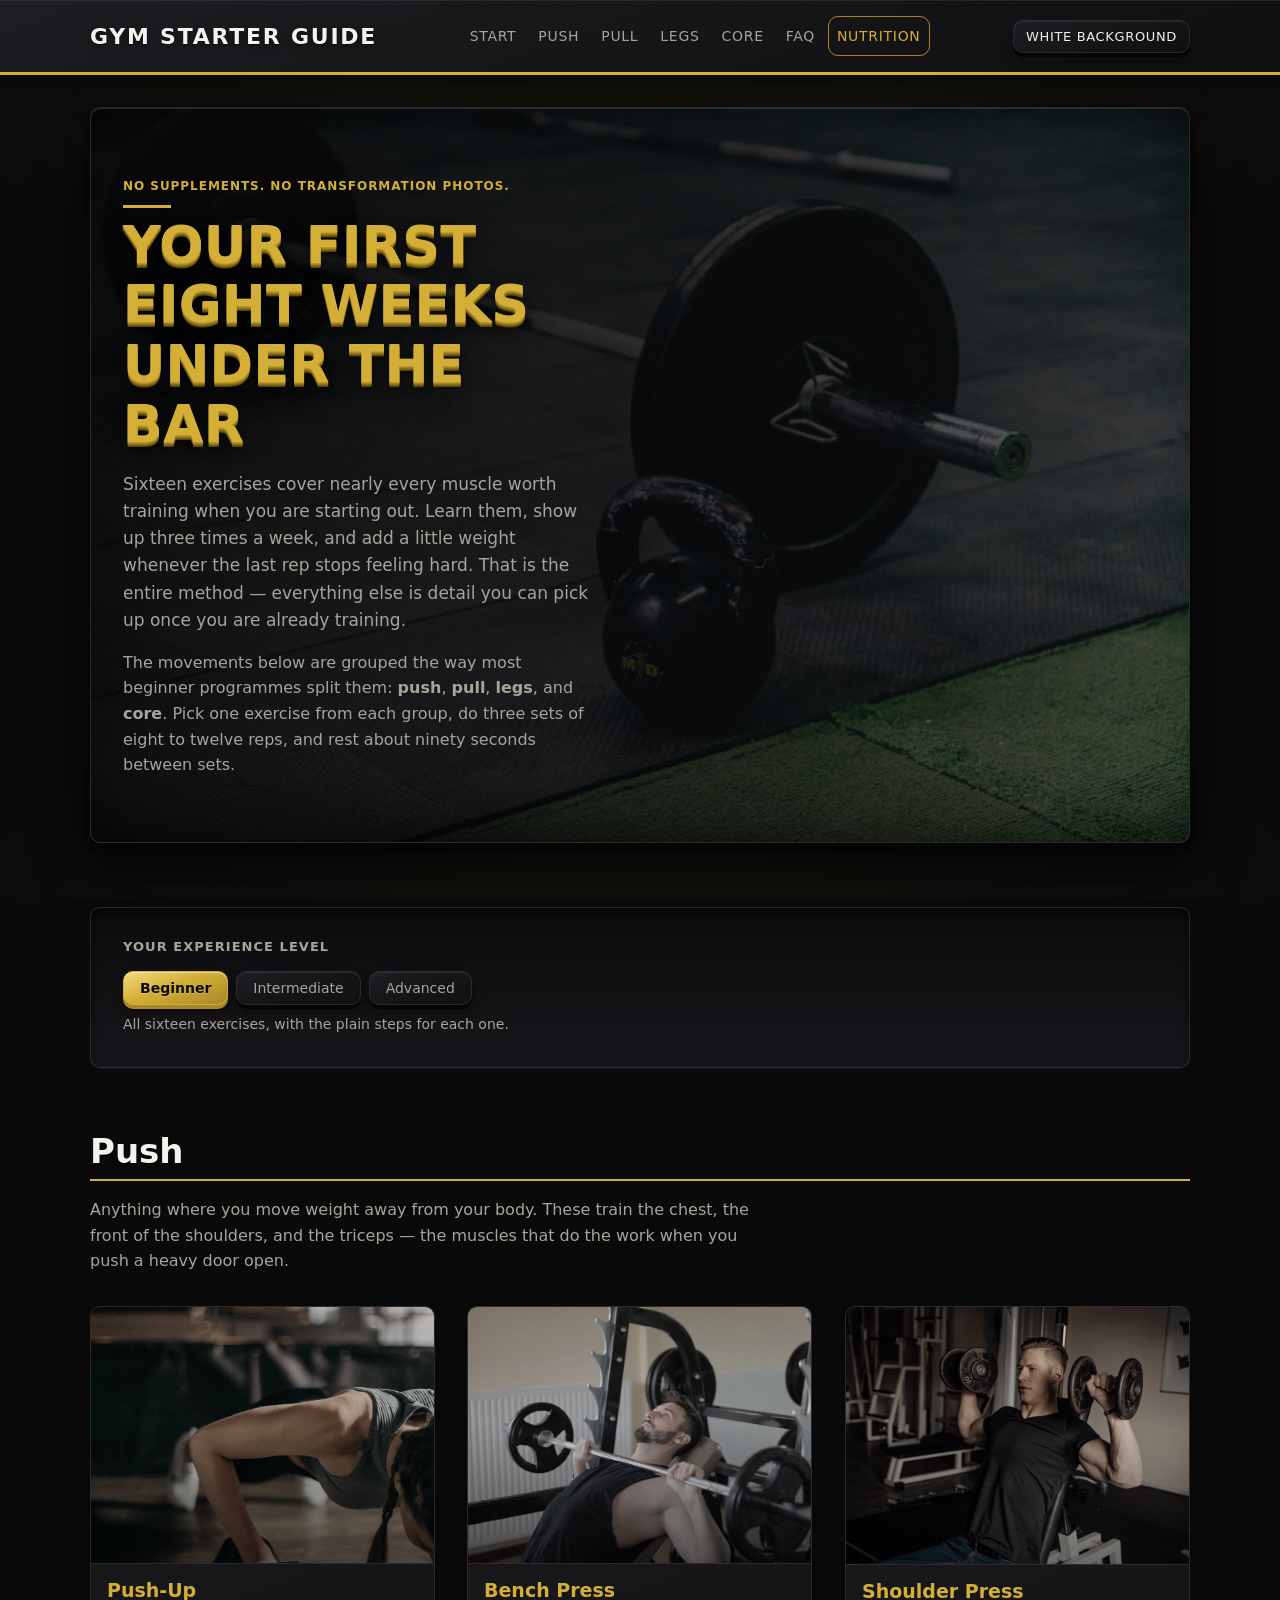
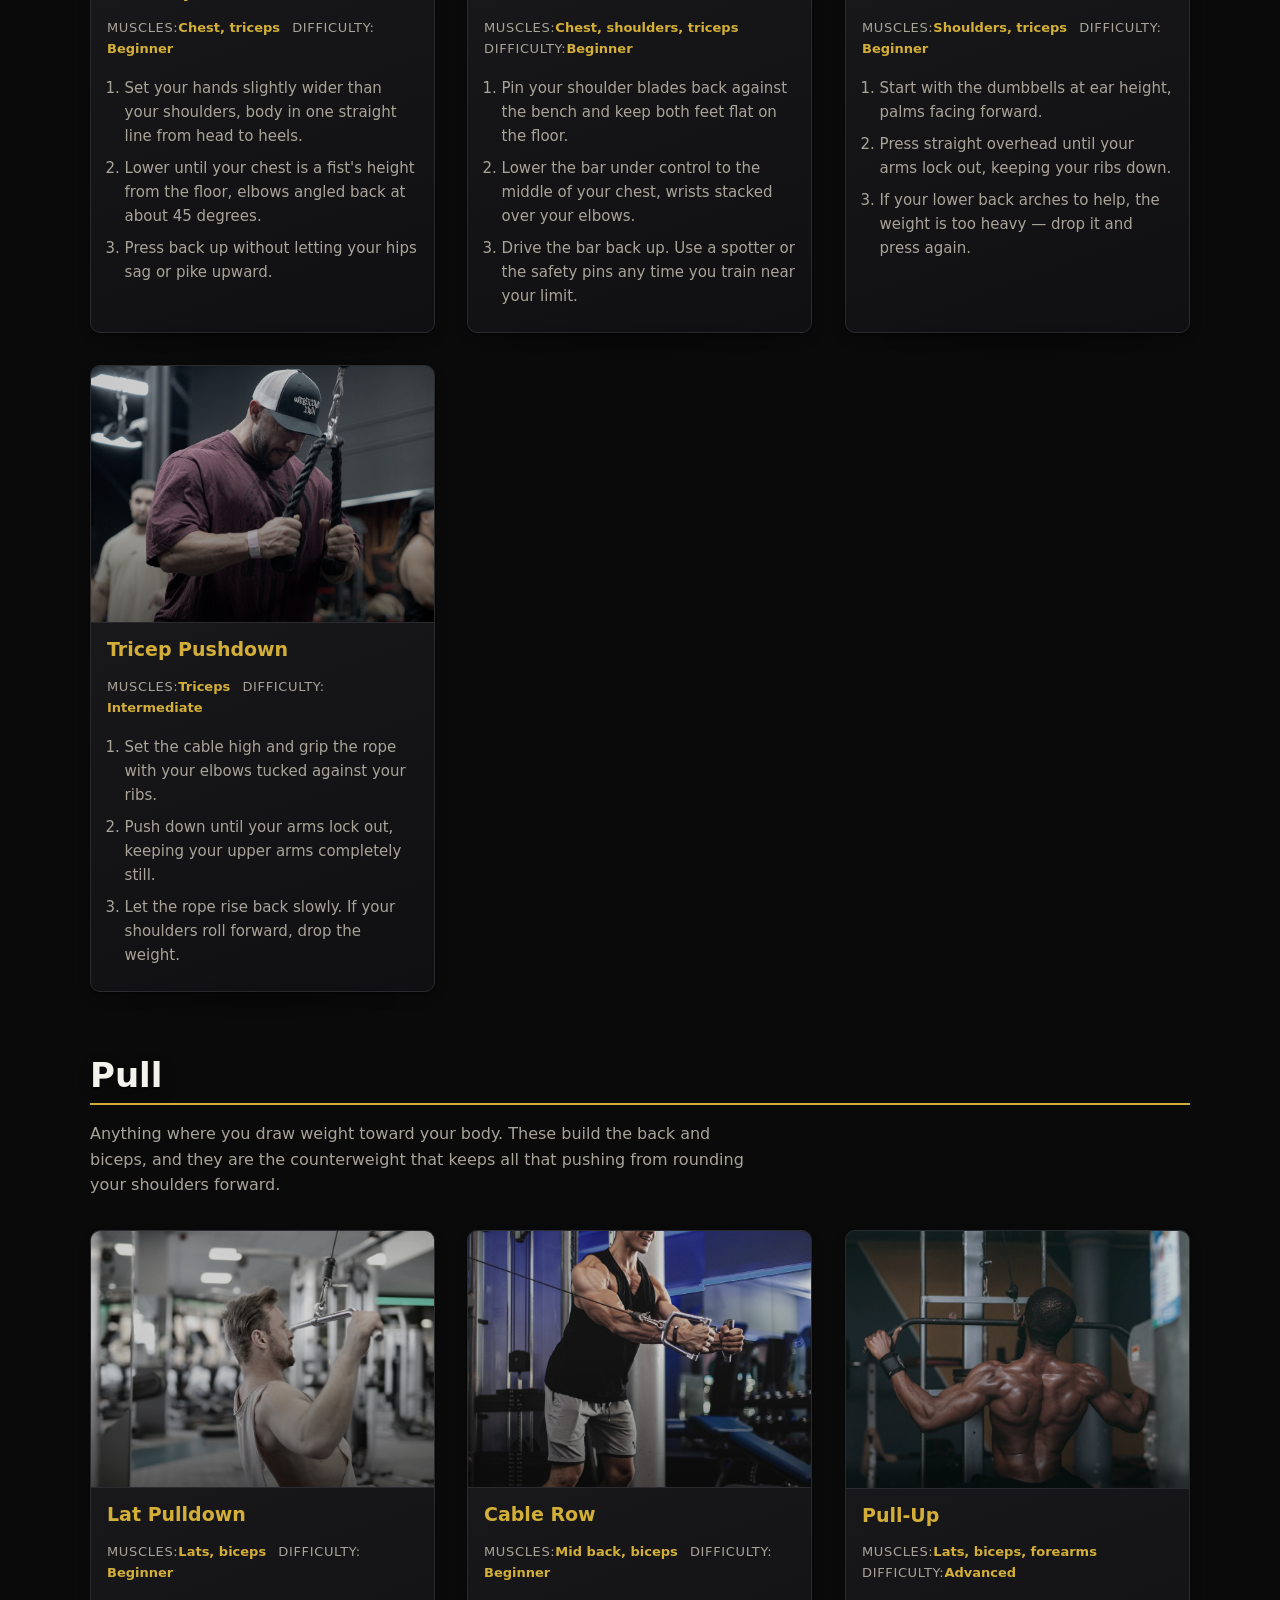
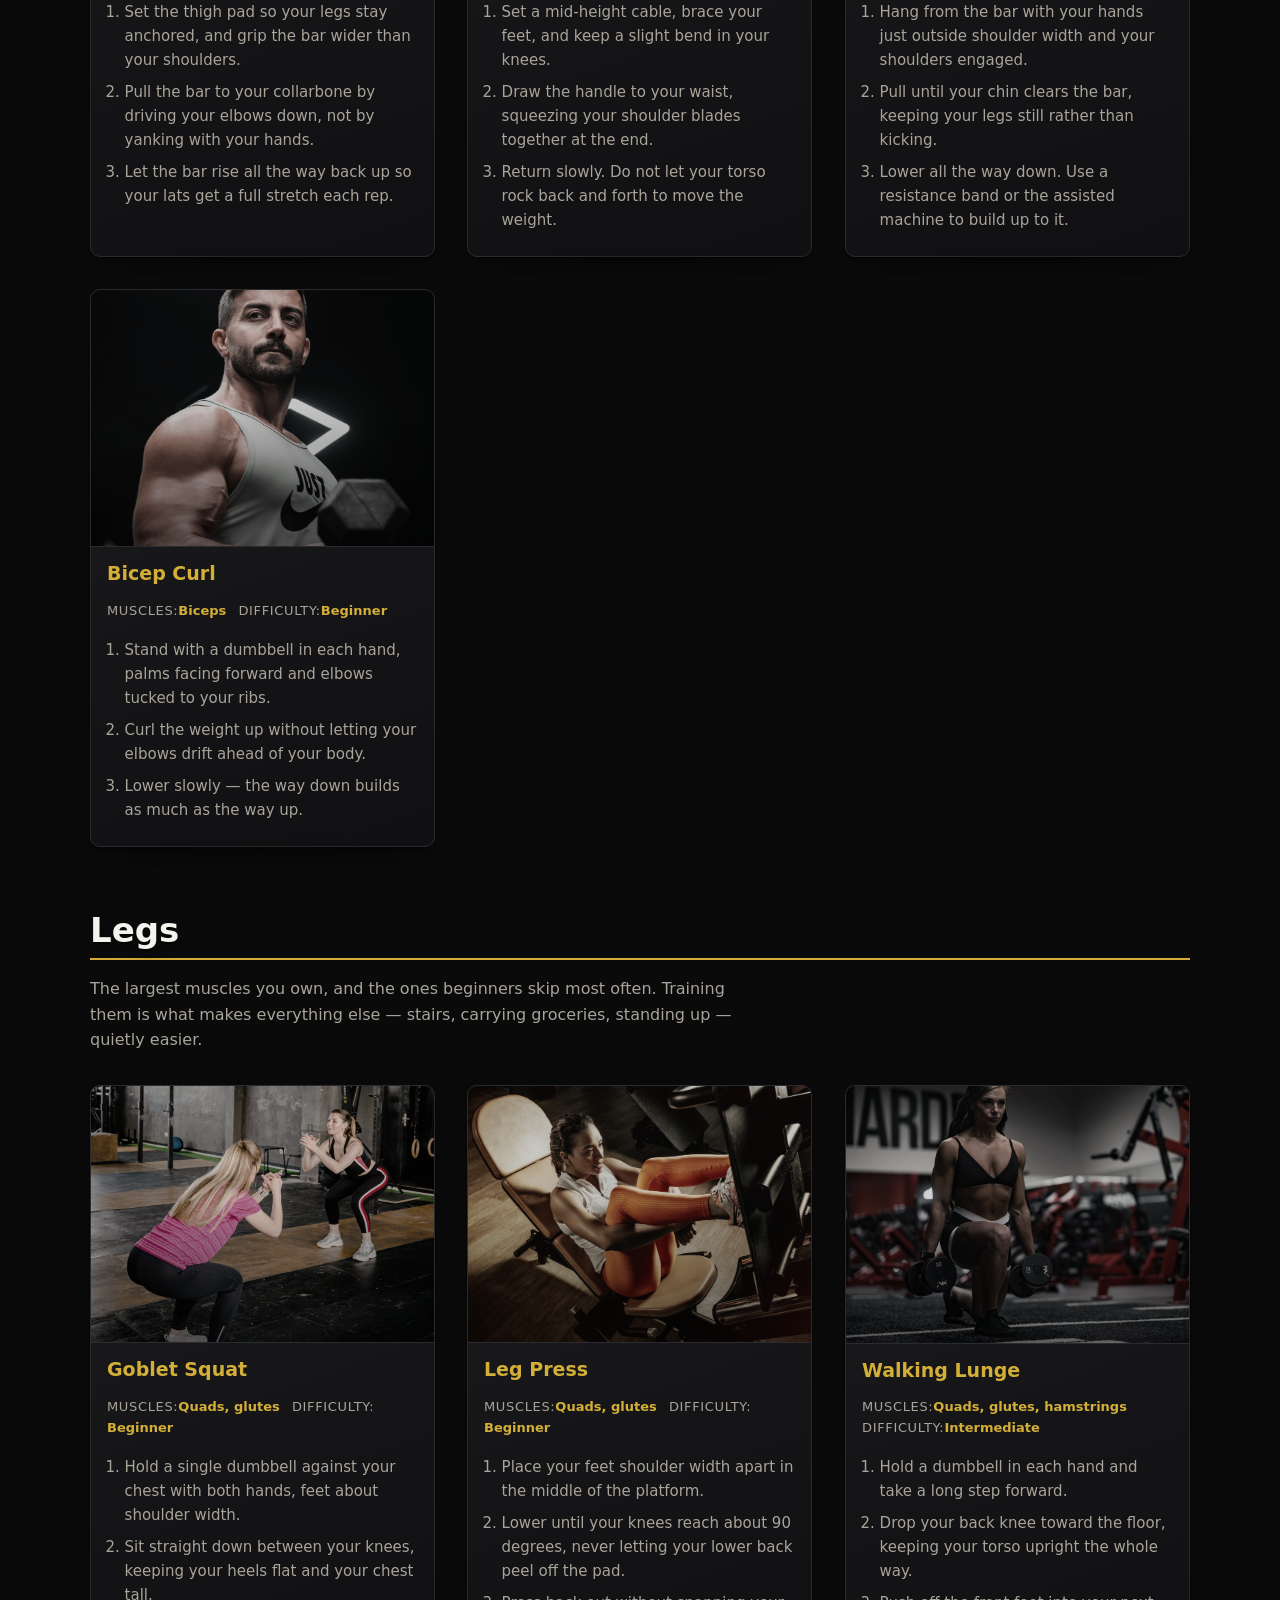
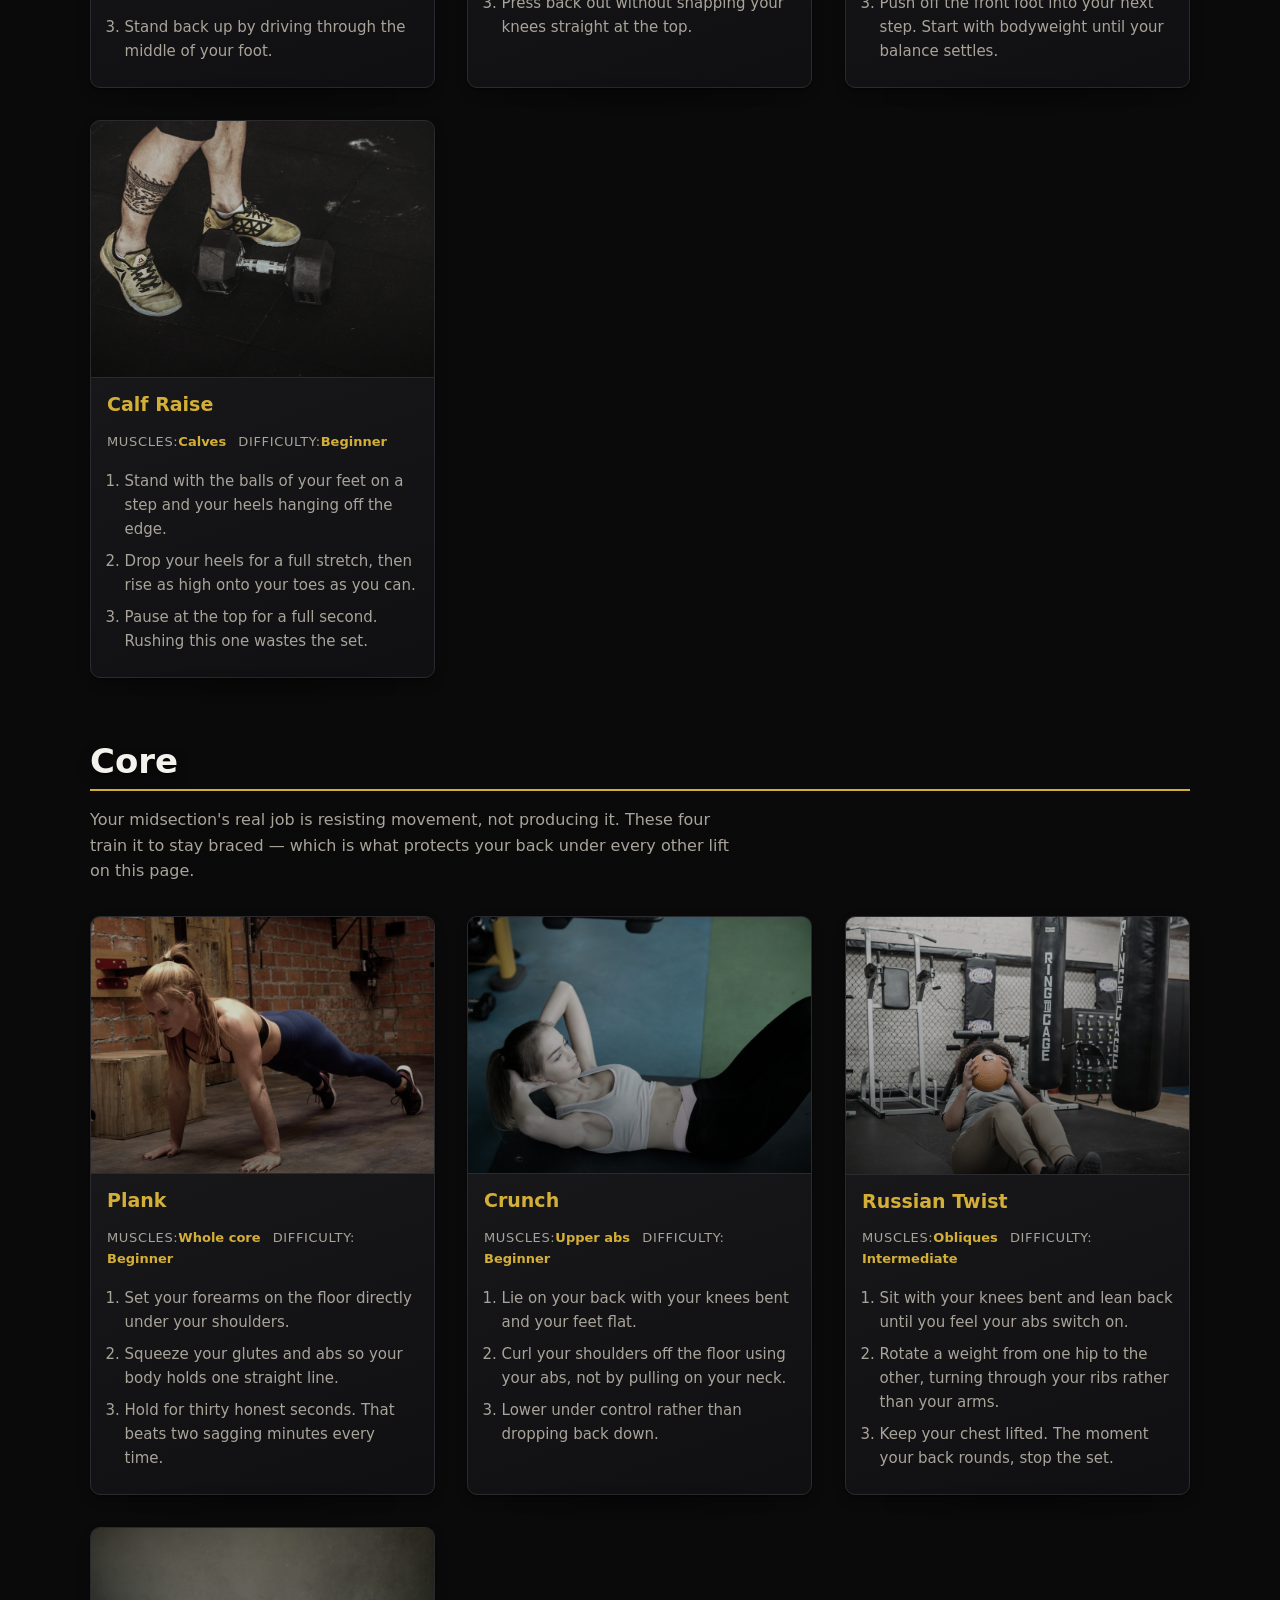
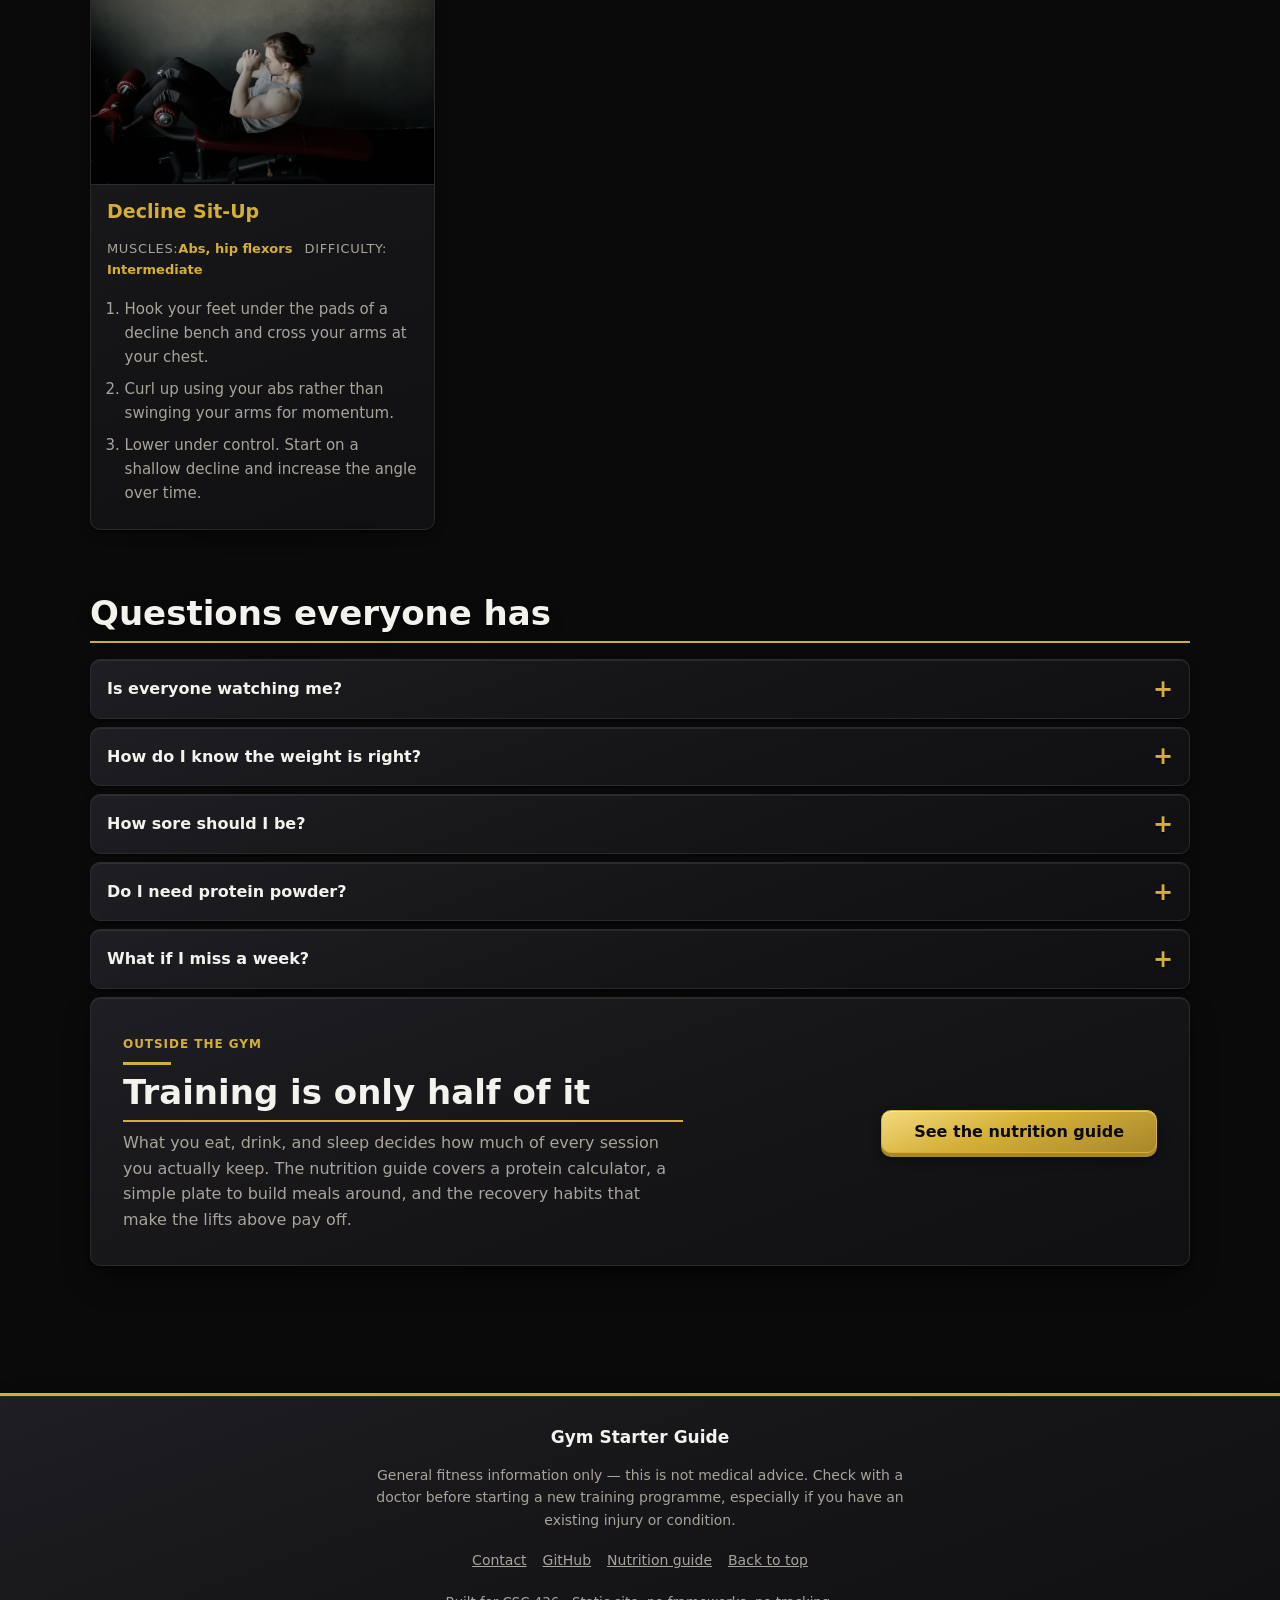
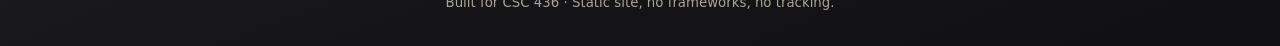
<file: index.html>
<!DOCTYPE html>
<html lang="en">
<head>
  <meta charset="UTF-8">
  <meta name="viewport" content="width=device-width, initial-scale=1">
  <title>Gym Starter Guide — Your First Eight Weeks Under the Bar</title>
  <meta name="description" content="A beginner's guide to the gym: sixteen core exercises grouped into push, pull, legs, and core, with plain-language coaching cues and answers to the questions everyone is too embarrassed to ask.">
  <link rel="icon" href="images/favicon.svg" type="image/svg+xml">
  <link rel="stylesheet" href="styles.css">

  <!-- Safety net: the scroll-reveal sections start transparent and are shown
       by JavaScript. If JavaScript is unavailable, this forces them visible so
       the page is never blank. -->
  <noscript>
    <style>
      .reveal { opacity: 1 !important; transform: none !important; }
    </style>
  </noscript>
</head>
<body>

  <!-- Skip link: first tab stop, lets keyboard users jump past the nav -->
  <a class="skip-link" href="#main">Skip to main content</a>

  <!-- ============================================================
       SITE HEADER — title, primary navigation, theme toggle
       ============================================================ -->
  <header class="site-header">
    <div class="header-inner">
      <p class="site-title"><a href="#intro">Gym Starter Guide</a></p>

      <nav aria-label="Primary">
        <ul class="nav-list">
          <li><a href="#intro">Start</a></li>
          <li><a href="#push">Push</a></li>
          <li><a href="#pull">Pull</a></li>
          <li><a href="#legs">Legs</a></li>
          <li><a href="#core">Core</a></li>
          <li><a href="#faq">FAQ</a></li>
          <li><a class="nav-page" href="nutrition.html">Nutrition</a></li>
        </ul>
      </nav>

      <button type="button" id="theme-toggle" class="theme-toggle" aria-pressed="false">
        White background
      </button>
    </div>
  </header>

  <main id="main">

    <!-- ============================================================
         SECTION 1: INTRO — the page's single h1
         ============================================================ -->
    <section id="intro" class="intro" aria-labelledby="intro-heading">
      <div class="intro-text">
        <p class="eyebrow">No supplements. No transformation photos.</p>
        <h1 id="intro-heading">Your first eight weeks under the bar</h1>
        <p class="lede">
          Sixteen exercises cover nearly every muscle worth training when you are starting out.
          Learn them, show up three times a week, and add a little weight whenever the last rep
          stops feeling hard. That is the entire method — everything else is detail you can pick
          up once you are already training.
        </p>
        <p>
          The movements below are grouped the way most beginner programmes split them:
          <strong>push</strong>, <strong>pull</strong>, <strong>legs</strong>, and <strong>core</strong>.
          Pick one exercise from each group, do three sets of eight to twelve reps, and rest about
          ninety seconds between sets.
        </p>
      </div>
      <img class="intro-image" src="images/photos/hero.jpg" alt="A loaded barbell and a kettlebell resting on the rubber floor of a gym" width="400" height="260">
    </section>

    <!-- ============================================================
         EXPERIENCE LEVEL — drives the JavaScript tip toggle.
         This deliberately never hides an exercise. Every visitor sees all
         sixteen movements; picking a level layers extra coaching notes onto
         each card instead of taking anything away.
         ============================================================ -->
    <section id="filter" class="filter-bar" aria-labelledby="filter-heading">
      <h2 id="filter-heading" class="filter-heading">Your experience level</h2>
      <div class="filter-buttons" role="group" aria-label="Choose your experience level">
        <button type="button" class="filter-btn is-active" data-level="beginner" aria-pressed="true">Beginner</button>
        <button type="button" class="filter-btn" data-level="intermediate" aria-pressed="false">Intermediate</button>
        <button type="button" class="filter-btn" data-level="advanced" aria-pressed="false">Advanced</button>
      </div>
      <p id="filter-status" class="filter-status" role="status" aria-live="polite">All sixteen exercises, with the plain steps for each one.</p>
    </section>

    <!-- ============================================================
         SECTION 2: PUSH
         ============================================================ -->
    <section id="push" class="exercise-section reveal" aria-labelledby="push-heading">
      <h2 id="push-heading">Push</h2>
      <p class="section-intro">
        Anything where you move weight away from your body. These train the chest, the front of the
        shoulders, and the triceps — the muscles that do the work when you push a heavy door open.
      </p>

      <div class="card-grid">

        <article class="card" data-level="beginner" aria-labelledby="push-1-heading">
          <div class="card-figure">
            <img class="card-image" src="images/photos/push-up.jpg" alt="An athlete at the bottom of a push-up, gripping a hex dumbbell on a wooden gym floor" width="400" height="260">
          </div>
          <div class="card-body">
            <h3 id="push-1-heading">Push-Up</h3>
            <dl class="card-meta">
              <dt>Muscles</dt><dd>Chest, triceps</dd>
              <dt>Difficulty</dt><dd>Beginner</dd>
            </dl>
            <ol class="card-steps">
              <li>Set your hands slightly wider than your shoulders, body in one straight line from head to heels.</li>
              <li>Lower until your chest is a fist's height from the floor, elbows angled back at about 45 degrees.</li>
              <li>Press back up without letting your hips sag or pike upward.</li>
            </ol>
            <div class="card-tips" hidden>
              <h4 class="card-tips-heading">Taking it further</h4>
              <ul class="tip-list">
                <li class="tip" data-tip="intermediate">
                  <span class="tip-tag">Intermediate</span>
                  <span class="tip-text">Once fifteen clean reps feel easy, do not just add reps — slow the lowering to a three-count and pause an inch off the floor.</span>
                </li>
                <li class="tip" data-tip="advanced">
                  <span class="tip-tag">Advanced</span>
                  <span class="tip-text">Add load: feet on a bench, or a plate on your upper back, going up in the smallest increment you have. Deficit push-ups off dumbbells buy you extra range.</span>
                </li>
              </ul>
            </div>
          </div>
        </article>

        <article class="card" data-level="beginner" aria-labelledby="push-2-heading">
          <div class="card-figure">
            <img class="card-image" src="images/photos/bench-press.jpg" alt="A lifter pressing a loaded barbell while lying on a flat bench" width="400" height="260">
          </div>
          <div class="card-body">
            <h3 id="push-2-heading">Bench Press</h3>
            <dl class="card-meta">
              <dt>Muscles</dt><dd>Chest, shoulders, triceps</dd>
              <dt>Difficulty</dt><dd>Beginner</dd>
            </dl>
            <ol class="card-steps">
              <li>Pin your shoulder blades back against the bench and keep both feet flat on the floor.</li>
              <li>Lower the bar under control to the middle of your chest, wrists stacked over your elbows.</li>
              <li>Drive the bar back up. Use a spotter or the safety pins any time you train near your limit.</li>
            </ol>
            <div class="card-tips" hidden>
              <h4 class="card-tips-heading">Taking it further</h4>
              <ul class="tip-list">
                <li class="tip" data-tip="intermediate">
                  <span class="tip-tag">Intermediate</span>
                  <span class="tip-text">Progressive overload: add the smallest plates you have — 2.5&nbsp;kg total — only after you hit the top of your rep range on every set.</span>
                </li>
                <li class="tip" data-tip="advanced">
                  <span class="tip-tag">Advanced</span>
                  <span class="tip-text">Pause a full second on the chest to kill the bounce, or run a heavy top set of three to five reps and then a back-off set of eight to ten.</span>
                </li>
              </ul>
            </div>
          </div>
        </article>

        <article class="card" data-level="beginner" aria-labelledby="push-3-heading">
          <div class="card-figure">
            <img class="card-image" src="images/photos/shoulder-press.jpg" alt="An athlete seated on a bench pressing two heavy dumbbells overhead" width="400" height="260">
          </div>
          <div class="card-body">
            <h3 id="push-3-heading">Shoulder Press</h3>
            <dl class="card-meta">
              <dt>Muscles</dt><dd>Shoulders, triceps</dd>
              <dt>Difficulty</dt><dd>Beginner</dd>
            </dl>
            <ol class="card-steps">
              <li>Start with the dumbbells at ear height, palms facing forward.</li>
              <li>Press straight overhead until your arms lock out, keeping your ribs down.</li>
              <li>If your lower back arches to help, the weight is too heavy — drop it and press again.</li>
            </ol>
            <div class="card-tips" hidden>
              <h4 class="card-tips-heading">Taking it further</h4>
              <ul class="tip-list">
                <li class="tip" data-tip="intermediate">
                  <span class="tip-tag">Intermediate</span>
                  <span class="tip-text">Overload here is slow. Expect to sit on the same dumbbells for weeks, and jump by one to two kilos when you do move.</span>
                </li>
                <li class="tip" data-tip="advanced">
                  <span class="tip-tag">Advanced</span>
                  <span class="tip-text">Do not grind these to failure — the shoulder joint pays for it. Stop a rep short and add a set instead of chasing the last one.</span>
                </li>
              </ul>
            </div>
          </div>
        </article>

        <article class="card" data-level="intermediate" aria-labelledby="push-4-heading">
          <div class="card-figure">
            <img class="card-image" src="images/photos/tricep-pushdown.jpg" alt="A lifter pushing a rope attachment downward on a cable machine" width="400" height="260">
          </div>
          <div class="card-body">
            <h3 id="push-4-heading">Tricep Pushdown</h3>
            <dl class="card-meta">
              <dt>Muscles</dt><dd>Triceps</dd>
              <dt>Difficulty</dt><dd>Intermediate</dd>
            </dl>
            <ol class="card-steps">
              <li>Set the cable high and grip the rope with your elbows tucked against your ribs.</li>
              <li>Push down until your arms lock out, keeping your upper arms completely still.</li>
              <li>Let the rope rise back slowly. If your shoulders roll forward, drop the weight.</li>
            </ol>
            <div class="card-tips" hidden>
              <h4 class="card-tips-heading">Taking it further</h4>
              <ul class="tip-list">
                <li class="tip" data-tip="intermediate">
                  <span class="tip-tag">Intermediate</span>
                  <span class="tip-text">This is an accessory, not a main lift. Earn a hard squeeze and a full lockout at your current weight before you touch the pin.</span>
                </li>
                <li class="tip" data-tip="advanced">
                  <span class="tip-tag">Advanced</span>
                  <span class="tip-text">Do not overload it. If the stack is lifting you onto your toes you are rowing, not extending — use slow negatives or a drop set instead.</span>
                </li>
              </ul>
            </div>
          </div>
        </article>

      </div>
    </section>

    <!-- ============================================================
         SECTION 3: PULL
         ============================================================ -->
    <section id="pull" class="exercise-section reveal" aria-labelledby="pull-heading">
      <h2 id="pull-heading">Pull</h2>
      <p class="section-intro">
        Anything where you draw weight toward your body. These build the back and biceps, and they
        are the counterweight that keeps all that pushing from rounding your shoulders forward.
      </p>

      <div class="card-grid">

        <article class="card" data-level="beginner" aria-labelledby="pull-1-heading">
          <div class="card-figure">
            <img class="card-image" src="images/photos/lat-pulldown.jpg" alt="An athlete pulling a lat pulldown bar down toward their chest" width="400" height="260">
          </div>
          <div class="card-body">
            <h3 id="pull-1-heading">Lat Pulldown</h3>
            <dl class="card-meta">
              <dt>Muscles</dt><dd>Lats, biceps</dd>
              <dt>Difficulty</dt><dd>Beginner</dd>
            </dl>
            <ol class="card-steps">
              <li>Set the thigh pad so your legs stay anchored, and grip the bar wider than your shoulders.</li>
              <li>Pull the bar to your collarbone by driving your elbows down, not by yanking with your hands.</li>
              <li>Let the bar rise all the way back up so your lats get a full stretch each rep.</li>
            </ol>
            <div class="card-tips" hidden>
              <h4 class="card-tips-heading">Taking it further</h4>
              <ul class="tip-list">
                <li class="tip" data-tip="intermediate">
                  <span class="tip-tag">Intermediate</span>
                  <span class="tip-text">Progressive overload: one plate on the stack, or hold the bar at your collarbone for a full second on every rep.</span>
                </li>
                <li class="tip" data-tip="advanced">
                  <span class="tip-tag">Advanced</span>
                  <span class="tip-text">Treat this as volume alongside pull-ups rather than a replacement. Heavy near-max pulldowns teach you very little.</span>
                </li>
              </ul>
            </div>
          </div>
        </article>

        <article class="card" data-level="beginner" aria-labelledby="pull-2-heading">
          <div class="card-figure">
            <img class="card-image" src="images/photos/seated-row.jpg" alt="An athlete drawing a cable handle toward their torso in a blue-lit gym" width="400" height="260">
          </div>
          <div class="card-body">
            <h3 id="pull-2-heading">Cable Row</h3>
            <dl class="card-meta">
              <dt>Muscles</dt><dd>Mid back, biceps</dd>
              <dt>Difficulty</dt><dd>Beginner</dd>
            </dl>
            <ol class="card-steps">
              <li>Set a mid-height cable, brace your feet, and keep a slight bend in your knees.</li>
              <li>Draw the handle to your waist, squeezing your shoulder blades together at the end.</li>
              <li>Return slowly. Do not let your torso rock back and forth to move the weight.</li>
            </ol>
            <div class="card-tips" hidden>
              <h4 class="card-tips-heading">Taking it further</h4>
              <ul class="tip-list">
                <li class="tip" data-tip="intermediate">
                  <span class="tip-tag">Intermediate</span>
                  <span class="tip-text">Add weight only while your torso stays still. The moment you start rocking to move the handle, drop back down a plate.</span>
                </li>
                <li class="tip" data-tip="advanced">
                  <span class="tip-tag">Advanced</span>
                  <span class="tip-text">Single-arm rows expose the weaker side. Do that side first and match the strong side to whatever it managed.</span>
                </li>
              </ul>
            </div>
          </div>
        </article>

        <article class="card" data-level="advanced" aria-labelledby="pull-3-heading">
          <div class="card-figure">
            <img class="card-image" src="images/photos/pull-up.jpg" alt="Rear view of an athlete pulling up to a bar with their back muscles engaged" width="400" height="260">
          </div>
          <div class="card-body">
            <h3 id="pull-3-heading">Pull-Up</h3>
            <dl class="card-meta">
              <dt>Muscles</dt><dd>Lats, biceps, forearms</dd>
              <dt>Difficulty</dt><dd>Advanced</dd>
            </dl>
            <ol class="card-steps">
              <li>Hang from the bar with your hands just outside shoulder width and your shoulders engaged.</li>
              <li>Pull until your chin clears the bar, keeping your legs still rather than kicking.</li>
              <li>Lower all the way down. Use a resistance band or the assisted machine to build up to it.</li>
            </ol>
            <div class="card-tips" hidden>
              <h4 class="card-tips-heading">Taking it further</h4>
              <ul class="tip-list">
                <li class="tip" data-tip="intermediate">
                  <span class="tip-tag">Intermediate</span>
                  <span class="tip-text">Cannot do one yet? Use a band or the assisted machine and take the assistance down a notch every week or two.</span>
                </li>
                <li class="tip" data-tip="advanced">
                  <span class="tip-tag">Advanced</span>
                  <span class="tip-text">Progressive overload: once you clear ten clean reps, add load with a dip belt or a dumbbell between your feet, a couple of kilos at a time.</span>
                </li>
              </ul>
            </div>
          </div>
        </article>

        <article class="card" data-level="beginner" aria-labelledby="pull-4-heading">
          <div class="card-figure">
            <img class="card-image" src="images/photos/bicep-curl.jpg" alt="An athlete curling a hex dumbbell in a dimly lit gym" width="400" height="260">
          </div>
          <div class="card-body">
            <h3 id="pull-4-heading">Bicep Curl</h3>
            <dl class="card-meta">
              <dt>Muscles</dt><dd>Biceps</dd>
              <dt>Difficulty</dt><dd>Beginner</dd>
            </dl>
            <ol class="card-steps">
              <li>Stand with a dumbbell in each hand, palms facing forward and elbows tucked to your ribs.</li>
              <li>Curl the weight up without letting your elbows drift ahead of your body.</li>
              <li>Lower slowly — the way down builds as much as the way up.</li>
            </ol>
            <div class="card-tips" hidden>
              <h4 class="card-tips-heading">Taking it further</h4>
              <ul class="tip-list">
                <li class="tip" data-tip="intermediate">
                  <span class="tip-tag">Intermediate</span>
                  <span class="tip-text">Small muscle, small jumps. Go up one to two kilos, and only while your elbows stay pinned to your sides.</span>
                </li>
                <li class="tip" data-tip="advanced">
                  <span class="tip-tag">Advanced</span>
                  <span class="tip-text">Do not ego-load these — swinging hands the work to your back. Slow the negative, or curl lying back on an incline bench for a full stretch.</span>
                </li>
              </ul>
            </div>
          </div>
        </article>

      </div>
    </section>

    <!-- ============================================================
         SECTION 4: LEGS
         ============================================================ -->
    <section id="legs" class="exercise-section reveal" aria-labelledby="legs-heading">
      <h2 id="legs-heading">Legs</h2>
      <p class="section-intro">
        The largest muscles you own, and the ones beginners skip most often. Training them is what
        makes everything else — stairs, carrying groceries, standing up — quietly easier.
      </p>

      <div class="card-grid">

        <article class="card" data-level="beginner" aria-labelledby="legs-1-heading">
          <div class="card-figure">
            <img class="card-image" src="images/photos/squat.jpg" alt="Two people performing bodyweight squats in an industrial gym" width="400" height="260">
          </div>
          <div class="card-body">
            <h3 id="legs-1-heading">Goblet Squat</h3>
            <dl class="card-meta">
              <dt>Muscles</dt><dd>Quads, glutes</dd>
              <dt>Difficulty</dt><dd>Beginner</dd>
            </dl>
            <ol class="card-steps">
              <li>Hold a single dumbbell against your chest with both hands, feet about shoulder width.</li>
              <li>Sit straight down between your knees, keeping your heels flat and your chest tall.</li>
              <li>Stand back up by driving through the middle of your foot.</li>
            </ol>
            <div class="card-tips" hidden>
              <h4 class="card-tips-heading">Taking it further</h4>
              <ul class="tip-list">
                <li class="tip" data-tip="intermediate">
                  <span class="tip-tag">Intermediate</span>
                  <span class="tip-text">Progressive overload: a heavier bell, or a two-second pause at the bottom of every rep before you stand up.</span>
                </li>
                <li class="tip" data-tip="advanced">
                  <span class="tip-tag">Advanced</span>
                  <span class="tip-text">This one has a ceiling — you run out of dumbbell long before you run out of legs. Move to a barbell front or back squat.</span>
                </li>
              </ul>
            </div>
          </div>
        </article>

        <article class="card" data-level="beginner" aria-labelledby="legs-2-heading">
          <div class="card-figure">
            <img class="card-image" src="images/photos/leg-press.jpg" alt="An athlete pressing the platform of a leg press machine" width="400" height="260">
          </div>
          <div class="card-body">
            <h3 id="legs-2-heading">Leg Press</h3>
            <dl class="card-meta">
              <dt>Muscles</dt><dd>Quads, glutes</dd>
              <dt>Difficulty</dt><dd>Beginner</dd>
            </dl>
            <ol class="card-steps">
              <li>Place your feet shoulder width apart in the middle of the platform.</li>
              <li>Lower until your knees reach about 90 degrees, never letting your lower back peel off the pad.</li>
              <li>Press back out without snapping your knees straight at the top.</li>
            </ol>
            <div class="card-tips" hidden>
              <h4 class="card-tips-heading">Taking it further</h4>
              <ul class="tip-list">
                <li class="tip" data-tip="intermediate">
                  <span class="tip-tag">Intermediate</span>
                  <span class="tip-text">Progressive overload: add a plate per side once the last rep still feels like you had two more in you.</span>
                </li>
                <li class="tip" data-tip="advanced">
                  <span class="tip-tag">Advanced</span>
                  <span class="tip-text">Easy to pile plates on with half a rep. Keep the depth honest — hips planted, lower back flat — before the weight goes up.</span>
                </li>
              </ul>
            </div>
          </div>
        </article>

        <article class="card" data-level="intermediate" aria-labelledby="legs-3-heading">
          <div class="card-figure">
            <img class="card-image" src="images/photos/lunge.jpg" alt="An athlete holding dumbbells at the bottom of a lunge on gym turf" width="400" height="260">
          </div>
          <div class="card-body">
            <h3 id="legs-3-heading">Walking Lunge</h3>
            <dl class="card-meta">
              <dt>Muscles</dt><dd>Quads, glutes, hamstrings</dd>
              <dt>Difficulty</dt><dd>Intermediate</dd>
            </dl>
            <ol class="card-steps">
              <li>Hold a dumbbell in each hand and take a long step forward.</li>
              <li>Drop your back knee toward the floor, keeping your torso upright the whole way.</li>
              <li>Push off the front foot into your next step. Start with bodyweight until your balance settles.</li>
            </ol>
            <div class="card-tips" hidden>
              <h4 class="card-tips-heading">Taking it further</h4>
              <ul class="tip-list">
                <li class="tip" data-tip="intermediate">
                  <span class="tip-tag">Intermediate</span>
                  <span class="tip-text">Progressive overload: add steps before you add weight, then carry dumbbells at your sides.</span>
                </li>
                <li class="tip" data-tip="advanced">
                  <span class="tip-tag">Advanced</span>
                  <span class="tip-text">Balance caps the load here, not your legs. Bulgarian split squats or a deficit lunge hit the same muscles far harder.</span>
                </li>
              </ul>
            </div>
          </div>
        </article>

        <article class="card" data-level="beginner" aria-labelledby="legs-4-heading">
          <div class="card-figure">
            <img class="card-image" src="images/photos/calf-raise.jpg" alt="Close-up of an athlete's lower legs beside a hex dumbbell on a gym floor" width="400" height="260">
          </div>
          <div class="card-body">
            <h3 id="legs-4-heading">Calf Raise</h3>
            <dl class="card-meta">
              <dt>Muscles</dt><dd>Calves</dd>
              <dt>Difficulty</dt><dd>Beginner</dd>
            </dl>
            <ol class="card-steps">
              <li>Stand with the balls of your feet on a step and your heels hanging off the edge.</li>
              <li>Drop your heels for a full stretch, then rise as high onto your toes as you can.</li>
              <li>Pause at the top for a full second. Rushing this one wastes the set.</li>
            </ol>
            <div class="card-tips" hidden>
              <h4 class="card-tips-heading">Taking it further</h4>
              <ul class="tip-list">
                <li class="tip" data-tip="intermediate">
                  <span class="tip-tag">Intermediate</span>
                  <span class="tip-text">Calves want reps — fifteen to twenty a set, with a full pause stretched at the bottom of each one.</span>
                </li>
                <li class="tip" data-tip="advanced">
                  <span class="tip-tag">Advanced</span>
                  <span class="tip-text">Range beats load. Two seconds down, one second squeezed at the top, and stop bouncing off the bottom.</span>
                </li>
              </ul>
            </div>
          </div>
        </article>

      </div>
    </section>

    <!-- ============================================================
         SECTION 5: CORE
         ============================================================ -->
    <section id="core" class="exercise-section reveal" aria-labelledby="core-heading">
      <h2 id="core-heading">Core</h2>
      <p class="section-intro">
        Your midsection's real job is resisting movement, not producing it. These four train it to
        stay braced — which is what protects your back under every other lift on this page.
      </p>

      <div class="card-grid">

        <article class="card" data-level="beginner" aria-labelledby="core-1-heading">
          <div class="card-figure">
            <img class="card-image" src="images/photos/plank.jpg" alt="An athlete holding a straight-arm plank on a gym floor" width="400" height="260">
          </div>
          <div class="card-body">
            <h3 id="core-1-heading">Plank</h3>
            <dl class="card-meta">
              <dt>Muscles</dt><dd>Whole core</dd>
              <dt>Difficulty</dt><dd>Beginner</dd>
            </dl>
            <ol class="card-steps">
              <li>Set your forearms on the floor directly under your shoulders.</li>
              <li>Squeeze your glutes and abs so your body holds one straight line.</li>
              <li>Hold for thirty honest seconds. That beats two sagging minutes every time.</li>
            </ol>
            <div class="card-tips" hidden>
              <h4 class="card-tips-heading">Taking it further</h4>
              <ul class="tip-list">
                <li class="tip" data-tip="intermediate">
                  <span class="tip-tag">Intermediate</span>
                  <span class="tip-text">More time is not overload — past a minute you are only getting uncomfortable. Reach one arm out in front of you instead.</span>
                </li>
                <li class="tip" data-tip="advanced">
                  <span class="tip-tag">Advanced</span>
                  <span class="tip-text">Swap to harder anti-movement work: long-lever planks, ab wheel rollouts, or dead bugs holding a light weight.</span>
                </li>
              </ul>
            </div>
          </div>
        </article>

        <article class="card" data-level="beginner" aria-labelledby="core-2-heading">
          <div class="card-figure">
            <img class="card-image" src="images/photos/crunch.jpg" alt="An athlete performing a crunch on a mat with hands behind the head" width="400" height="260">
          </div>
          <div class="card-body">
            <h3 id="core-2-heading">Crunch</h3>
            <dl class="card-meta">
              <dt>Muscles</dt><dd>Upper abs</dd>
              <dt>Difficulty</dt><dd>Beginner</dd>
            </dl>
            <ol class="card-steps">
              <li>Lie on your back with your knees bent and your feet flat.</li>
              <li>Curl your shoulders off the floor using your abs, not by pulling on your neck.</li>
              <li>Lower under control rather than dropping back down.</li>
            </ol>
            <div class="card-tips" hidden>
              <h4 class="card-tips-heading">Taking it further</h4>
              <ul class="tip-list">
                <li class="tip" data-tip="intermediate">
                  <span class="tip-tag">Intermediate</span>
                  <span class="tip-text">Slow the movement before you add reps. Ten controlled crunches do more than twenty fast ones.</span>
                </li>
                <li class="tip" data-tip="advanced">
                  <span class="tip-tag">Advanced</span>
                  <span class="tip-text">Diminishing returns at bodyweight. Cable crunches or a weighted decline let you actually load the abs and progress them.</span>
                </li>
              </ul>
            </div>
          </div>
        </article>

        <article class="card" data-level="intermediate" aria-labelledby="core-3-heading">
          <div class="card-figure">
            <img class="card-image" src="images/photos/russian-twist.jpg" alt="An athlete holding an orange medicine ball in a seated twist position" width="400" height="260">
          </div>
          <div class="card-body">
            <h3 id="core-3-heading">Russian Twist</h3>
            <dl class="card-meta">
              <dt>Muscles</dt><dd>Obliques</dd>
              <dt>Difficulty</dt><dd>Intermediate</dd>
            </dl>
            <ol class="card-steps">
              <li>Sit with your knees bent and lean back until you feel your abs switch on.</li>
              <li>Rotate a weight from one hip to the other, turning through your ribs rather than your arms.</li>
              <li>Keep your chest lifted. The moment your back rounds, stop the set.</li>
            </ol>
            <div class="card-tips" hidden>
              <h4 class="card-tips-heading">Taking it further</h4>
              <ul class="tip-list">
                <li class="tip" data-tip="intermediate">
                  <span class="tip-tag">Intermediate</span>
                  <span class="tip-text">Progressive overload: slow each rotation to a two-count and pause at each hip before you reach for a heavier ball.</span>
                </li>
                <li class="tip" data-tip="advanced">
                  <span class="tip-tag">Advanced</span>
                  <span class="tip-text">Do not load these heavily — the spare force goes into your lower back. Cable or band rotations give you the same job with less cost.</span>
                </li>
              </ul>
            </div>
          </div>
        </article>

        <article class="card" data-level="intermediate" aria-labelledby="core-4-heading">
          <div class="card-figure">
            <img class="card-image" src="images/photos/leg-raise.jpg" alt="An athlete performing a decline sit-up on an angled bench" width="400" height="260">
          </div>
          <div class="card-body">
            <h3 id="core-4-heading">Decline Sit-Up</h3>
            <dl class="card-meta">
              <dt>Muscles</dt><dd>Abs, hip flexors</dd>
              <dt>Difficulty</dt><dd>Intermediate</dd>
            </dl>
            <ol class="card-steps">
              <li>Hook your feet under the pads of a decline bench and cross your arms at your chest.</li>
              <li>Curl up using your abs rather than swinging your arms for momentum.</li>
              <li>Lower under control. Start on a shallow decline and increase the angle over time.</li>
            </ol>
            <div class="card-tips" hidden>
              <h4 class="card-tips-heading">Taking it further</h4>
              <ul class="tip-list">
                <li class="tip" data-tip="intermediate">
                  <span class="tip-tag">Intermediate</span>
                  <span class="tip-text">Progressive overload: a steeper decline first, then hold a plate against your chest.</span>
                </li>
                <li class="tip" data-tip="advanced">
                  <span class="tip-tag">Advanced</span>
                  <span class="tip-text">Hold the plate overhead rather than at your chest — it lengthens the lever without stacking as much load on your spine.</span>
                </li>
              </ul>
            </div>
          </div>
        </article>

      </div>
    </section>

    <!-- ============================================================
         SECTION 6: FAQ — native details/summary disclosure widgets
         ============================================================ -->
    <section id="faq" class="faq reveal" aria-labelledby="faq-heading">
      <h2 id="faq-heading">Questions everyone has</h2>

      <details>
        <summary>Is everyone watching me?</summary>
        <p>No. They are looking at their phone between sets, exactly like you will be. The gym is the least observant room you will be in all week.</p>
      </details>

      <details>
        <summary>How do I know the weight is right?</summary>
        <p>The last two reps should be genuinely hard, but your technique should not change. If the final rep looks like the first, go heavier. If your back rounds at rep eight, go lighter.</p>
      </details>

      <details>
        <summary>How sore should I be?</summary>
        <p>A dull ache for a day or two is normal, especially early on. Sharp pain, joint pain, or soreness lasting past four days means you did too much too soon.</p>
      </details>

      <details>
        <summary>Do I need protein powder?</summary>
        <p>No. It is a convenient way to reach a protein target and nothing more — ordinary food does the same job. Skip every other supplement until you have trained consistently for six months. The <a href="nutrition.html#protein">nutrition page</a> works out how much protein you actually need.</p>
      </details>

      <details>
        <summary>What if I miss a week?</summary>
        <p>Come back and repeat your last session at the same weight. You lose far less than you think, and picking it back up is not the same as starting over.</p>
      </details>
    </section>

    <!-- ============================================================
         SECTION 7: NUTRITION CALLOUT — points visitors to the second page
         ============================================================ -->
    <section id="nutrition-cta" class="page-cta reveal" aria-labelledby="nutrition-cta-heading">
      <div class="page-cta-text">
        <p class="eyebrow">Outside the gym</p>
        <h2 id="nutrition-cta-heading">Training is only half of it</h2>
        <p>
          What you eat, drink, and sleep decides how much of every session you actually keep.
          The nutrition guide covers a protein calculator, a simple plate to build meals around,
          and the recovery habits that make the lifts above pay off.
        </p>
      </div>
      <a class="button-primary" href="nutrition.html">See the nutrition guide</a>
    </section>

  </main>

  <!-- ============================================================
       SITE FOOTER — disclaimer and contact links
       ============================================================ -->
  <footer class="site-footer">
    <h2>Gym Starter Guide</h2>
    <p class="disclaimer">
      General fitness information only — this is not medical advice. Check with a doctor before
      starting a new training programme, especially if you have an existing injury or condition.
    </p>

    <nav aria-label="Footer">
      <ul class="footer-links">
        <li><a href="mailto:hello@gymstarterguide.example">Contact</a></li>
        <li><a href="https://github.com/Anthonydosse777/csc436_Project1">GitHub</a></li>
        <li><a href="nutrition.html">Nutrition guide</a></li>
        <li><a href="#intro">Back to top</a></li>
      </ul>
    </nav>

    <p class="colophon"><small>Built for CSC 436 · Static site, no frameworks, no tracking.</small></p>
  </footer>

  <script src="script.js"></script>
</body>
</html>
</file>
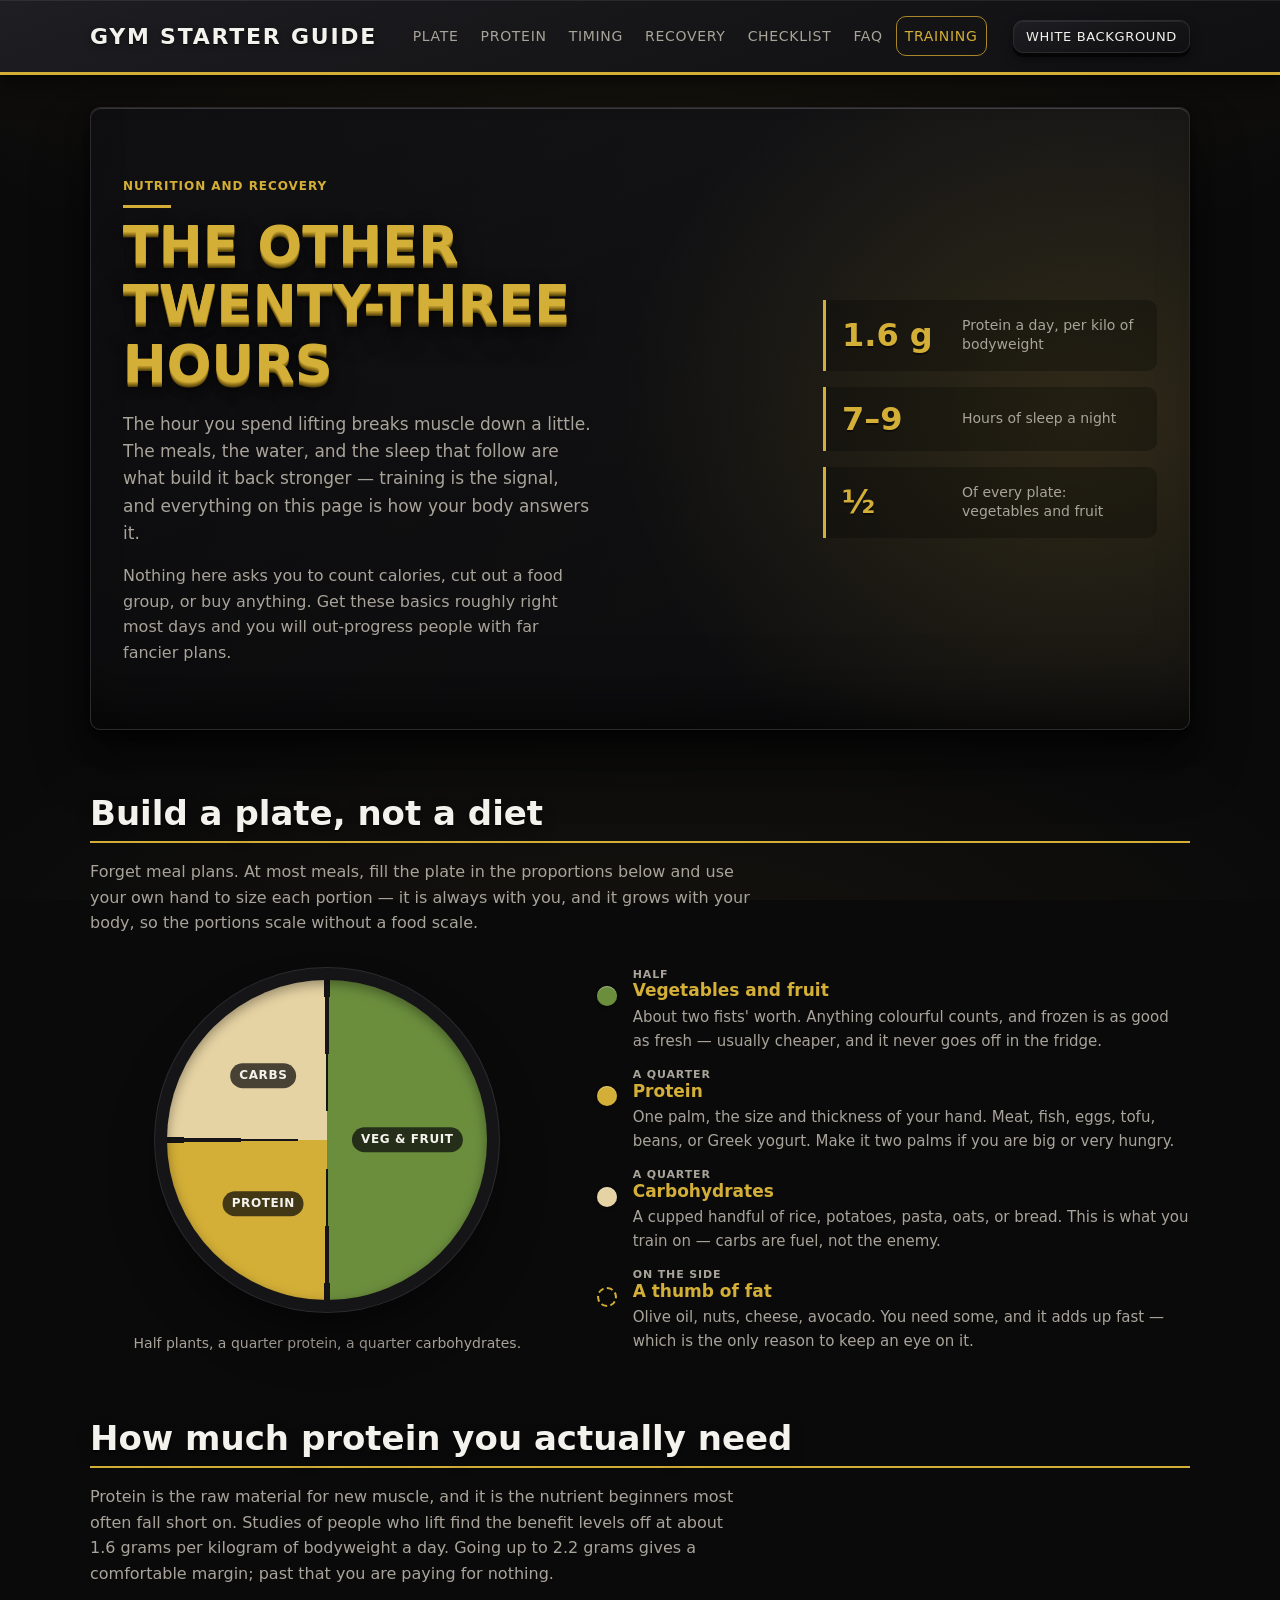
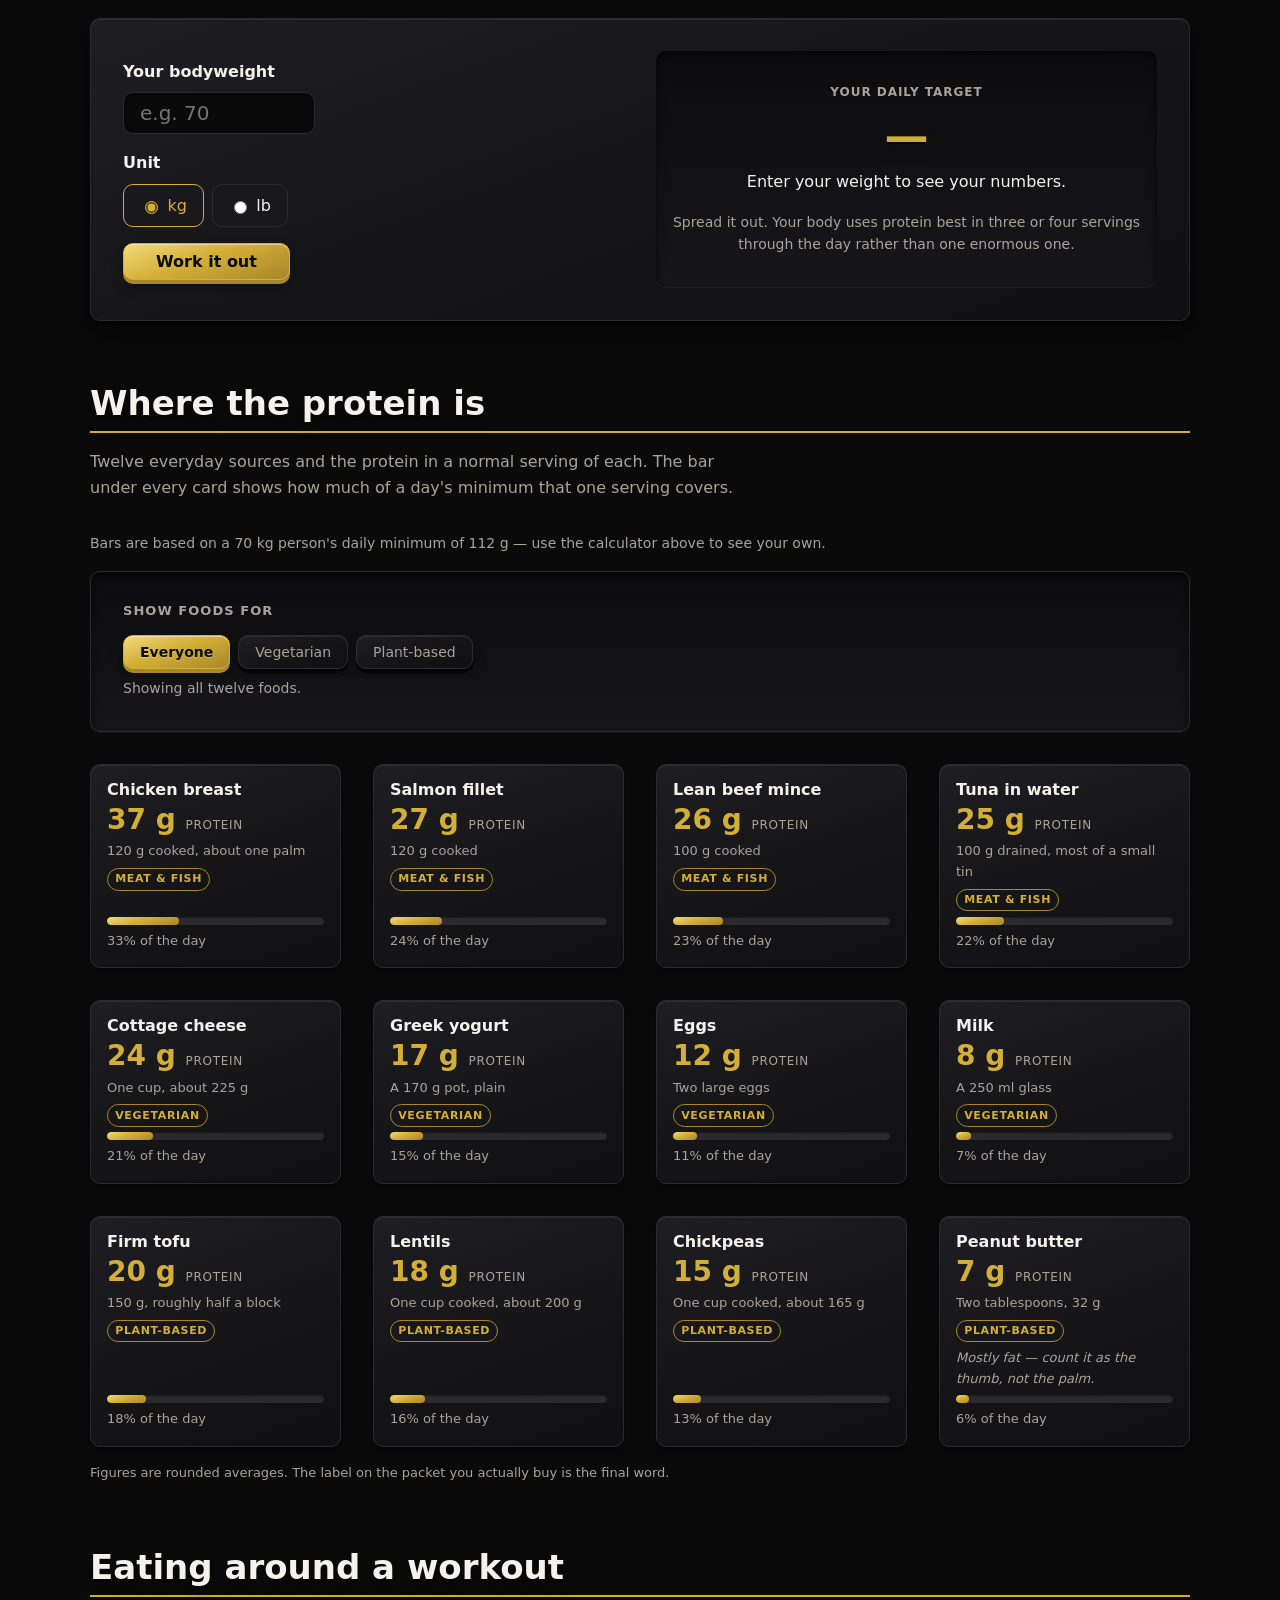
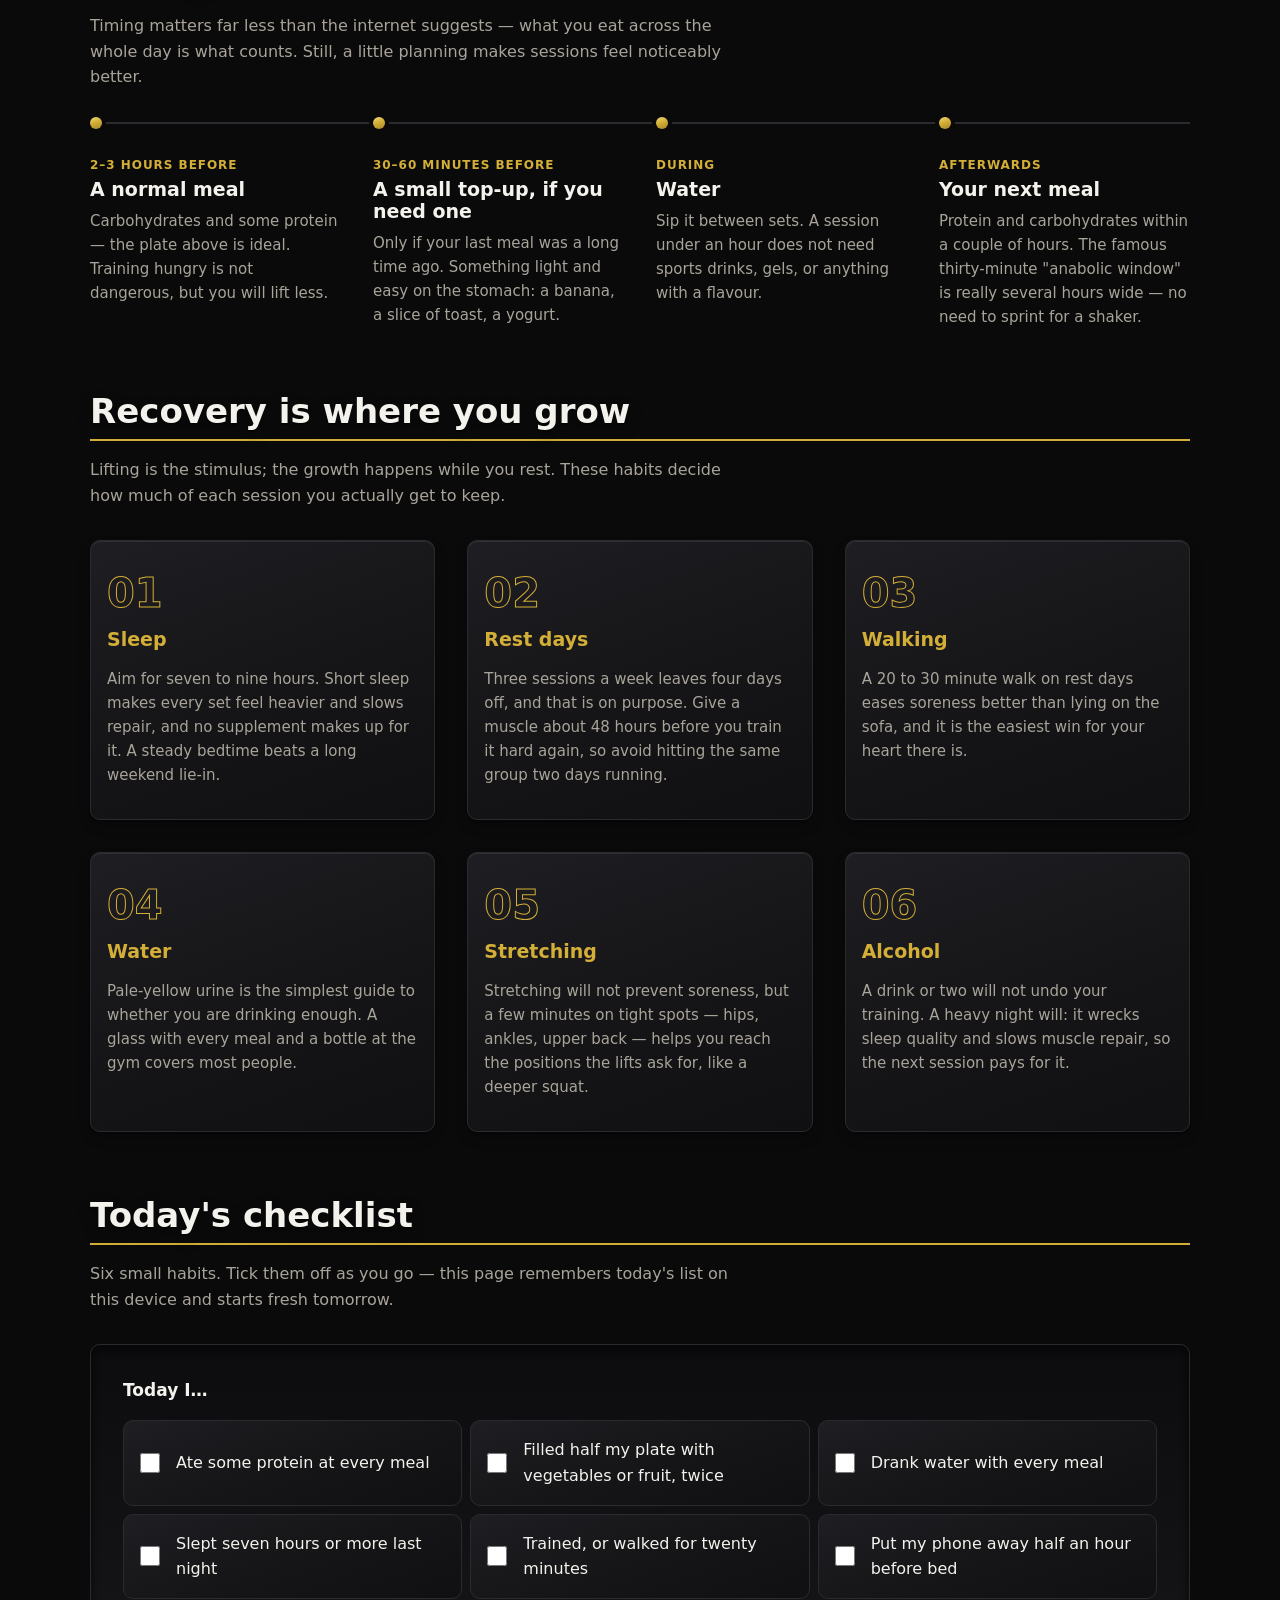
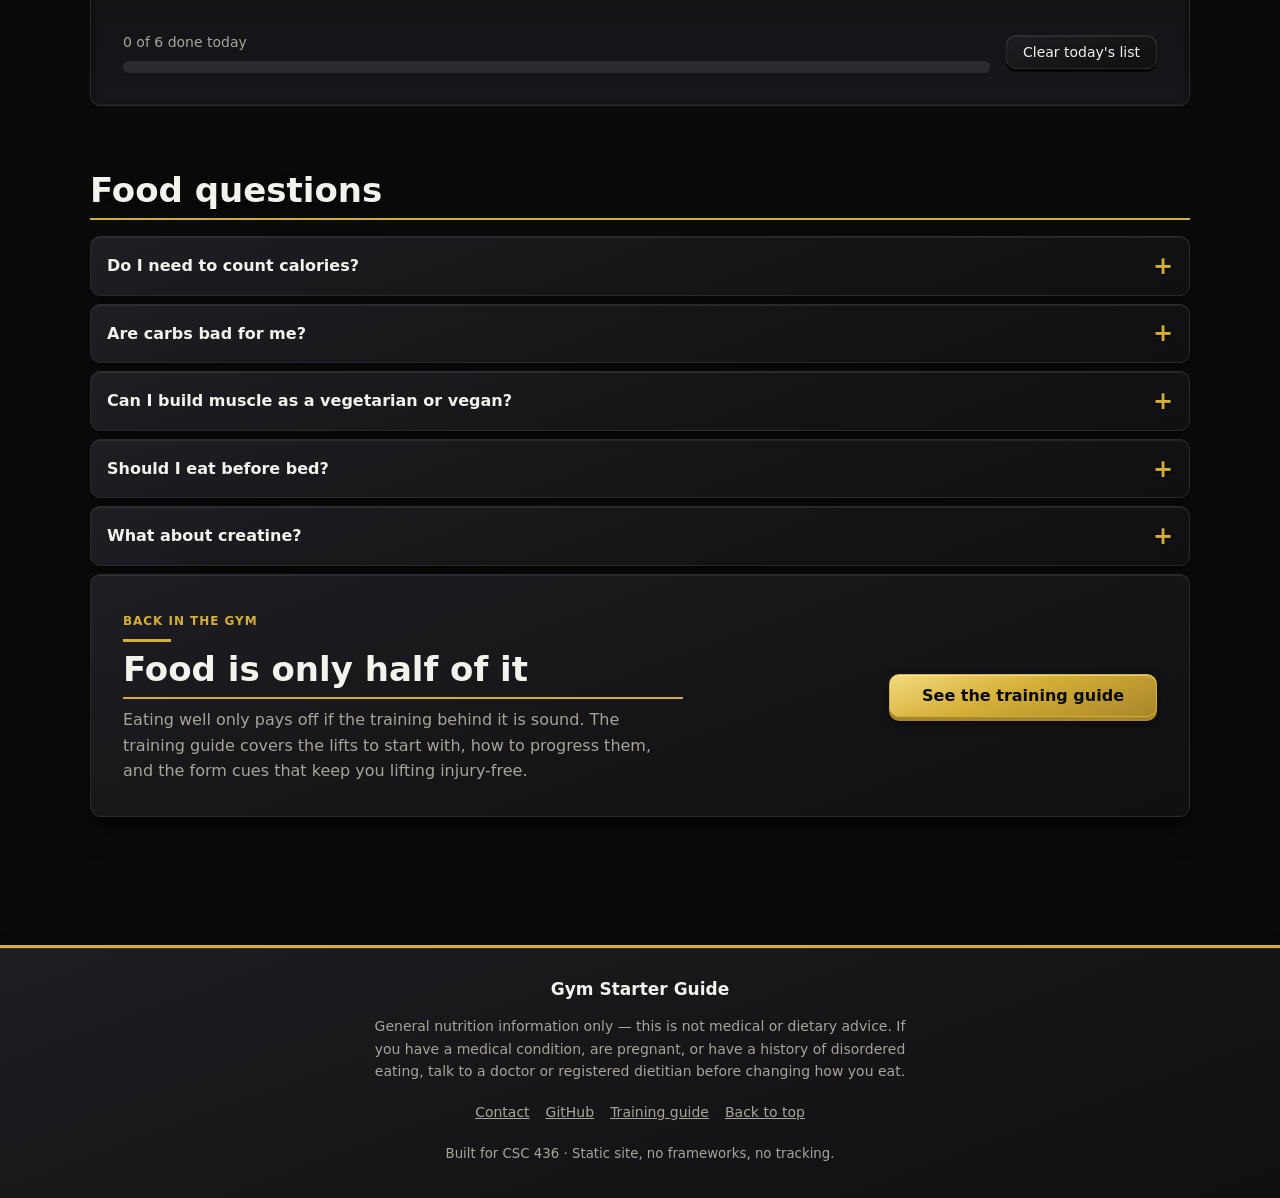
<file: nutrition.html>
<!DOCTYPE html>
<html lang="en">
<head>
  <meta charset="UTF-8">
  <meta name="viewport" content="width=device-width, initial-scale=1">
  <title>Fuel and Recovery — Gym Starter Guide</title>
  <meta name="description" content="What to eat, how much protein you need, and how to recover between sessions: the beginner's guide to everything that happens outside the gym.">
  <link rel="icon" href="images/favicon.svg" type="image/svg+xml">
  <link rel="stylesheet" href="styles.css">

  <!-- Same safety net as the training page: without JavaScript the
       scroll-reveal sections would stay transparent. -->
  <noscript>
    <style>
      .reveal { opacity: 1 !important; transform: none !important; }
    </style>
  </noscript>
</head>
<body>

  <a class="skip-link" href="#main">Skip to main content</a>

  <!-- ============================================================
       SITE HEADER — shared with the training page
       ============================================================ -->
  <header class="site-header">
    <div class="header-inner">
      <p class="site-title"><a href="index.html">Gym Starter Guide</a></p>

      <nav aria-label="Primary">
        <ul class="nav-list">
          <li><a href="#plate">Plate</a></li>
          <li><a href="#protein">Protein</a></li>
          <li><a href="#timing">Timing</a></li>
          <li><a href="#recovery">Recovery</a></li>
          <li><a href="#checklist">Checklist</a></li>
          <li><a href="#faq">FAQ</a></li>
          <li><a class="nav-page" href="index.html">Training</a></li>
        </ul>
      </nav>

      <button type="button" id="theme-toggle" class="theme-toggle" aria-pressed="false">
        White background
      </button>
    </div>
  </header>

  <main id="main">

    <!-- ============================================================
         INTRO — the page's single h1, with three headline numbers
         ============================================================ -->
    <section id="intro" class="intro intro--stats" aria-labelledby="intro-heading">
      <div class="intro-text">
        <p class="eyebrow">Nutrition and recovery</p>
        <h1 id="intro-heading">The other twenty-three hours</h1>
        <p class="lede">
          The hour you spend lifting breaks muscle down a little. The meals, the water, and the
          sleep that follow are what build it back stronger — training is the signal, and
          everything on this page is how your body answers it.
        </p>
        <p>
          Nothing here asks you to count calories, cut out a food group, or buy anything. Get
          these basics roughly right most days and you will out-progress people with far
          fancier plans.
        </p>
      </div>

      <!-- Each number and its meaning are a genuine name/value pair, so a <dl>.
           The <div> wrappers are allowed inside a <dl> and give each pair a box. -->
      <dl class="hero-stats">
        <div class="hero-stat">
          <dt>Protein a day, per kilo of bodyweight</dt>
          <dd>1.6&nbsp;g</dd>
        </div>
        <div class="hero-stat">
          <dt>Hours of sleep a night</dt>
          <dd>7–9</dd>
        </div>
        <div class="hero-stat">
          <dt>Of every plate: vegetables and fruit</dt>
          <dd>½</dd>
        </div>
      </dl>
    </section>

    <!-- ============================================================
         SECTION 1: THE PLATE
         ============================================================ -->
    <section id="plate" class="page-section reveal" aria-labelledby="plate-heading">
      <h2 id="plate-heading">Build a plate, not a diet</h2>
      <p class="section-intro">
        Forget meal plans. At most meals, fill the plate in the proportions below and use your
        own hand to size each portion — it is always with you, and it grows with your body, so
        the portions scale without a food scale.
      </p>

      <div class="plate-layout">
        <figure class="plate-figure">
          <!-- role="img" makes the plate one image to a screen reader, named by
               aria-label; the text labels inside are for sighted visitors. -->
          <div class="plate" role="img" aria-label="A dinner plate divided into three parts: half vegetables and fruit, a quarter protein, and a quarter carbohydrates.">
            <span class="plate-label plate-label--veg">Veg &amp; fruit</span>
            <span class="plate-label plate-label--protein">Protein</span>
            <span class="plate-label plate-label--carbs">Carbs</span>
          </div>
          <figcaption>Half plants, a quarter protein, a quarter carbohydrates.</figcaption>
        </figure>

        <ul class="plate-legend">
          <li>
            <span class="swatch swatch--veg" aria-hidden="true"></span>
            <div>
              <h3><span class="plate-share">Half</span> Vegetables and fruit</h3>
              <p>About two fists' worth. Anything colourful counts, and frozen is as good as fresh — usually cheaper, and it never goes off in the fridge.</p>
            </div>
          </li>
          <li>
            <span class="swatch swatch--protein" aria-hidden="true"></span>
            <div>
              <h3><span class="plate-share">A quarter</span> Protein</h3>
              <p>One palm, the size and thickness of your hand. Meat, fish, eggs, tofu, beans, or Greek yogurt. Make it two palms if you are big or very hungry.</p>
            </div>
          </li>
          <li>
            <span class="swatch swatch--carbs" aria-hidden="true"></span>
            <div>
              <h3><span class="plate-share">A quarter</span> Carbohydrates</h3>
              <p>A cupped handful of rice, potatoes, pasta, oats, or bread. This is what you train on — carbs are fuel, not the enemy.</p>
            </div>
          </li>
          <li>
            <span class="swatch swatch--fat" aria-hidden="true"></span>
            <div>
              <h3><span class="plate-share">On the side</span> A thumb of fat</h3>
              <p>Olive oil, nuts, cheese, avocado. You need some, and it adds up fast — which is the only reason to keep an eye on it.</p>
            </div>
          </li>
        </ul>
      </div>
    </section>

    <!-- ============================================================
         SECTION 2: PROTEIN CALCULATOR — driven by nutrition.js
         ============================================================ -->
    <section id="protein" class="page-section reveal" aria-labelledby="protein-heading">
      <h2 id="protein-heading">How much protein you actually need</h2>
      <p class="section-intro">
        Protein is the raw material for new muscle, and it is the nutrient beginners most often
        fall short on. Studies of people who lift find the benefit levels off at about
        1.6&nbsp;grams per kilogram of bodyweight a day. Going up to 2.2&nbsp;grams gives a
        comfortable margin; past that you are paying for nothing.
      </p>

      <div class="calc">
        <form id="protein-form" class="calc-form">
          <div class="calc-field">
            <label for="weight">Your bodyweight</label>
            <input id="weight" class="calc-input" name="weight" type="number" inputmode="decimal"
                   min="30" max="250" step="0.1" required placeholder="e.g. 70">
          </div>

          <fieldset class="unit-toggle">
            <legend>Unit</legend>
            <label><input type="radio" name="unit" value="kg" checked> kg</label>
            <label><input type="radio" name="unit" value="lb"> lb</label>
          </fieldset>

          <button type="submit" class="button-primary">Work it out</button>
        </form>

        <!-- aria-live: screen readers announce the new numbers as they change. -->
        <div class="calc-result" aria-live="polite">
          <p class="calc-result-label">Your daily target</p>
          <p class="calc-number"><output id="result-daily" for="weight">—</output></p>
          <p id="result-meal" class="calc-meal">Enter your weight to see your numbers.</p>
          <p class="calc-note">
            Spread it out. Your body uses protein best in three or four servings through the day
            rather than one enormous one.
          </p>
        </div>
      </div>
    </section>

    <!-- ============================================================
         SECTION 3: FOODS — cards react to the calculator and the filter
         ============================================================ -->
    <section id="foods" class="page-section reveal" aria-labelledby="foods-heading">
      <h2 id="foods-heading">Where the protein is</h2>
      <p class="section-intro">
        Twelve everyday sources and the protein in a normal serving of each. The bar under every
        card shows how much of a day's minimum that one serving covers.
      </p>
      <p id="food-basis" class="food-basis">
        Bars are based on a 70&nbsp;kg person's daily minimum of 112&nbsp;g. Use the calculator
        above to see your own.
      </p>

      <div class="filter-bar filter-bar--inline">
        <h3 class="filter-heading">Show foods for</h3>
        <div class="filter-buttons" role="group" aria-label="Filter foods by diet">
          <button type="button" class="filter-btn is-active" data-diet="all" aria-pressed="true">Everyone</button>
          <button type="button" class="filter-btn" data-diet="vegetarian" aria-pressed="false">Vegetarian</button>
          <button type="button" class="filter-btn" data-diet="plant" aria-pressed="false">Plant-based</button>
        </div>
        <p id="diet-status" class="filter-status" role="status" aria-live="polite">Showing all twelve foods.</p>
      </div>

      <!-- data-protein holds the grams per serving for the JavaScript to read;
           data-diet says which filters the food belongs to. -->
      <ul class="food-grid">
        <li class="food-card" data-diet="meat" data-protein="37">
          <h3>Chicken breast</h3>
          <p class="food-grams">37&nbsp;g <span>protein</span></p>
          <p class="food-serving">120&nbsp;g cooked, about one palm</p>
          <p class="food-tag">Meat &amp; fish</p>
          <div class="food-meter" aria-hidden="true"><span class="food-meter-fill"></span></div>
          <p class="food-share">33% of the day</p>
        </li>
        <li class="food-card" data-diet="meat" data-protein="27">
          <h3>Salmon fillet</h3>
          <p class="food-grams">27&nbsp;g <span>protein</span></p>
          <p class="food-serving">120&nbsp;g cooked</p>
          <p class="food-tag">Meat &amp; fish</p>
          <div class="food-meter" aria-hidden="true"><span class="food-meter-fill"></span></div>
          <p class="food-share">24% of the day</p>
        </li>
        <li class="food-card" data-diet="meat" data-protein="26">
          <h3>Lean beef mince</h3>
          <p class="food-grams">26&nbsp;g <span>protein</span></p>
          <p class="food-serving">100&nbsp;g cooked</p>
          <p class="food-tag">Meat &amp; fish</p>
          <div class="food-meter" aria-hidden="true"><span class="food-meter-fill"></span></div>
          <p class="food-share">23% of the day</p>
        </li>
        <li class="food-card" data-diet="meat" data-protein="25">
          <h3>Tuna in water</h3>
          <p class="food-grams">25&nbsp;g <span>protein</span></p>
          <p class="food-serving">100&nbsp;g drained, most of a small tin</p>
          <p class="food-tag">Meat &amp; fish</p>
          <div class="food-meter" aria-hidden="true"><span class="food-meter-fill"></span></div>
          <p class="food-share">22% of the day</p>
        </li>
        <li class="food-card" data-diet="vegetarian" data-protein="24">
          <h3>Cottage cheese</h3>
          <p class="food-grams">24&nbsp;g <span>protein</span></p>
          <p class="food-serving">One cup, about 225&nbsp;g</p>
          <p class="food-tag">Vegetarian</p>
          <div class="food-meter" aria-hidden="true"><span class="food-meter-fill"></span></div>
          <p class="food-share">21% of the day</p>
        </li>
        <li class="food-card" data-diet="vegetarian" data-protein="17">
          <h3>Greek yogurt</h3>
          <p class="food-grams">17&nbsp;g <span>protein</span></p>
          <p class="food-serving">A 170&nbsp;g pot, plain</p>
          <p class="food-tag">Vegetarian</p>
          <div class="food-meter" aria-hidden="true"><span class="food-meter-fill"></span></div>
          <p class="food-share">15% of the day</p>
        </li>
        <li class="food-card" data-diet="vegetarian" data-protein="12">
          <h3>Eggs</h3>
          <p class="food-grams">12&nbsp;g <span>protein</span></p>
          <p class="food-serving">Two large eggs</p>
          <p class="food-tag">Vegetarian</p>
          <div class="food-meter" aria-hidden="true"><span class="food-meter-fill"></span></div>
          <p class="food-share">11% of the day</p>
        </li>
        <li class="food-card" data-diet="vegetarian" data-protein="8">
          <h3>Milk</h3>
          <p class="food-grams">8&nbsp;g <span>protein</span></p>
          <p class="food-serving">A 250&nbsp;ml glass</p>
          <p class="food-tag">Vegetarian</p>
          <div class="food-meter" aria-hidden="true"><span class="food-meter-fill"></span></div>
          <p class="food-share">7% of the day</p>
        </li>
        <li class="food-card" data-diet="plant" data-protein="20">
          <h3>Firm tofu</h3>
          <p class="food-grams">20&nbsp;g <span>protein</span></p>
          <p class="food-serving">150&nbsp;g, roughly half a block</p>
          <p class="food-tag">Plant-based</p>
          <div class="food-meter" aria-hidden="true"><span class="food-meter-fill"></span></div>
          <p class="food-share">18% of the day</p>
        </li>
        <li class="food-card" data-diet="plant" data-protein="18">
          <h3>Lentils</h3>
          <p class="food-grams">18&nbsp;g <span>protein</span></p>
          <p class="food-serving">One cup cooked, about 200&nbsp;g</p>
          <p class="food-tag">Plant-based</p>
          <div class="food-meter" aria-hidden="true"><span class="food-meter-fill"></span></div>
          <p class="food-share">16% of the day</p>
        </li>
        <li class="food-card" data-diet="plant" data-protein="15">
          <h3>Chickpeas</h3>
          <p class="food-grams">15&nbsp;g <span>protein</span></p>
          <p class="food-serving">One cup cooked, about 165&nbsp;g</p>
          <p class="food-tag">Plant-based</p>
          <div class="food-meter" aria-hidden="true"><span class="food-meter-fill"></span></div>
          <p class="food-share">13% of the day</p>
        </li>
        <li class="food-card" data-diet="plant" data-protein="7">
          <h3>Peanut butter</h3>
          <p class="food-grams">7&nbsp;g <span>protein</span></p>
          <p class="food-serving">Two tablespoons, 32&nbsp;g</p>
          <p class="food-tag">Plant-based</p>
          <p class="food-note">Mostly fat — count it as the thumb, not the palm.</p>
          <div class="food-meter" aria-hidden="true"><span class="food-meter-fill"></span></div>
          <p class="food-share">6% of the day</p>
        </li>
      </ul>
      <p class="food-footnote">Figures are rounded averages. The label on the packet you actually buy is the final word.</p>
    </section>

    <!-- ============================================================
         SECTION 4: TIMING — an ordered list, because the order matters
         ============================================================ -->
    <section id="timing" class="page-section reveal" aria-labelledby="timing-heading">
      <h2 id="timing-heading">Eating around a workout</h2>
      <p class="section-intro">
        Timing matters far less than the internet suggests — what you eat across the whole day
        is what counts. Still, a little planning makes sessions feel noticeably better.
      </p>

      <ol class="timeline">
        <li class="timeline-step">
          <p class="timeline-time">2–3 hours before</p>
          <h3>A normal meal</h3>
          <p>Carbohydrates and some protein — the plate above is ideal. Training hungry is not dangerous, but you will lift less.</p>
        </li>
        <li class="timeline-step">
          <p class="timeline-time">30–60 minutes before</p>
          <h3>A small top-up, if you need one</h3>
          <p>Only if your last meal was a long time ago. Something light and easy on the stomach: a banana, a slice of toast, a yogurt.</p>
        </li>
        <li class="timeline-step">
          <p class="timeline-time">During</p>
          <h3>Water</h3>
          <p>Sip it between sets. A session under an hour does not need sports drinks, gels, or anything with a flavour.</p>
        </li>
        <li class="timeline-step">
          <p class="timeline-time">Afterwards</p>
          <h3>Your next meal</h3>
          <p>Protein and carbohydrates within a couple of hours. The famous thirty-minute "anabolic window" is really several hours wide — no need to sprint for a shaker.</p>
        </li>
      </ol>
    </section>

    <!-- ============================================================
         SECTION 5: RECOVERY
         ============================================================ -->
    <section id="recovery" class="page-section reveal" aria-labelledby="recovery-heading">
      <h2 id="recovery-heading">Recovery is where you grow</h2>
      <p class="section-intro">
        Lifting is the stimulus; the growth happens while you rest. These habits decide how much
        of each session you actually get to keep.
      </p>

      <div class="recovery-grid">
        <article class="recovery-card" aria-labelledby="rec-sleep">
          <p class="recovery-number" aria-hidden="true">01</p>
          <h3 id="rec-sleep">Sleep</h3>
          <p>Aim for seven to nine hours. Short sleep makes every set feel heavier and slows repair, and no supplement makes up for it. A steady bedtime beats a long weekend lie-in.</p>
        </article>
        <article class="recovery-card" aria-labelledby="rec-rest">
          <p class="recovery-number" aria-hidden="true">02</p>
          <h3 id="rec-rest">Rest days</h3>
          <p>Three sessions a week leaves four days off, and that is on purpose. Give a muscle about 48 hours before you train it hard again, so avoid hitting the same group two days running.</p>
        </article>
        <article class="recovery-card" aria-labelledby="rec-walk">
          <p class="recovery-number" aria-hidden="true">03</p>
          <h3 id="rec-walk">Walking</h3>
          <p>A 20 to 30 minute walk on rest days eases soreness better than lying on the sofa, and it is the easiest win for your heart there is.</p>
        </article>
        <article class="recovery-card" aria-labelledby="rec-water">
          <p class="recovery-number" aria-hidden="true">04</p>
          <h3 id="rec-water">Water</h3>
          <p>Pale-yellow urine is the simplest guide to whether you are drinking enough. A glass with every meal and a bottle at the gym covers most people.</p>
        </article>
        <article class="recovery-card" aria-labelledby="rec-stretch">
          <p class="recovery-number" aria-hidden="true">05</p>
          <h3 id="rec-stretch">Stretching</h3>
          <p>Stretching will not prevent soreness, but a few minutes on tight spots — hips, ankles, upper back — helps you reach the positions the lifts ask for, like a deeper squat.</p>
        </article>
        <article class="recovery-card" aria-labelledby="rec-alcohol">
          <p class="recovery-number" aria-hidden="true">06</p>
          <h3 id="rec-alcohol">Alcohol</h3>
          <p>A drink or two will not undo your training. A heavy night will: it wrecks sleep quality and slows muscle repair, so the next session pays for it.</p>
        </article>
      </div>
    </section>

    <!-- ============================================================
         SECTION 6: DAILY CHECKLIST — driven by nutrition.js
         ============================================================ -->
    <section id="checklist" class="page-section reveal" aria-labelledby="checklist-heading">
      <h2 id="checklist-heading">Today's checklist</h2>
      <p class="section-intro">
        Six small habits. Tick them off as you go — this page remembers today's list on this
        device and starts fresh tomorrow.
      </p>

      <div class="checklist">
        <fieldset>
          <legend>Today I…</legend>
          <ul class="checklist-items">
            <li><label><input type="checkbox" value="protein"> <span>Ate some protein at every meal</span></label></li>
            <li><label><input type="checkbox" value="plants"> <span>Filled half my plate with vegetables or fruit, twice</span></label></li>
            <li><label><input type="checkbox" value="water"> <span>Drank water with every meal</span></label></li>
            <li><label><input type="checkbox" value="sleep"> <span>Slept seven hours or more last night</span></label></li>
            <li><label><input type="checkbox" value="move"> <span>Trained, or walked for twenty minutes</span></label></li>
            <li><label><input type="checkbox" value="wind-down"> <span>Put my phone away half an hour before bed</span></label></li>
          </ul>
        </fieldset>

        <div class="checklist-footer">
          <div class="checklist-status">
            <p id="checklist-count" class="checklist-count" aria-live="polite">0 of 6 done today</p>
            <progress id="checklist-progress" class="checklist-progress" max="6" value="0" aria-label="Checklist progress"></progress>
          </div>
          <button type="button" id="checklist-reset" class="button-secondary">Clear today's list</button>
        </div>
      </div>
    </section>

    <!-- ============================================================
         SECTION 7: FAQ
         ============================================================ -->
    <section id="faq" class="faq reveal" aria-labelledby="faq-heading">
      <h2 id="faq-heading">Food questions</h2>

      <details>
        <summary>Do I need to count calories?</summary>
        <p>Not to start. Build plates as above, eat protein at every meal, and weigh yourself once a week. Only start tracking if your weight has not moved the way you want after a month.</p>
      </details>

      <details>
        <summary>Are carbs bad for me?</summary>
        <p>No. Carbohydrates are your muscles' preferred fuel for lifting, and cutting them tends to make training miserable. Lean on whole-food sources — potatoes, rice, oats, fruit — and enjoy the rest in moderation.</p>
      </details>

      <details>
        <summary>Can I build muscle as a vegetarian or vegan?</summary>
        <p>Yes. Use the filter above: tofu, lentils, chickpeas, dairy, and eggs all count. Plant-based lifters do best eating a mix of sources through the day and aiming for the upper end of their protein range.</p>
      </details>

      <details>
        <summary>Should I eat before bed?</summary>
        <p>If you are hungry, yes. Greek yogurt, cottage cheese, or a glass of milk is an easy way to top up the day's protein, and food does not turn into fat just because it is eaten late.</p>
      </details>

      <details>
        <summary>What about creatine?</summary>
        <p>It is the most thoroughly researched supplement in the gym: 3–5&nbsp;g of creatine monohydrate a day gives a small but real strength boost and is considered safe for healthy adults. It is still optional, and like everything else in the supplement aisle it can wait until you have trained consistently for six months. Ask a doctor first if you have any kidney condition.</p>
      </details>
    </section>

    <!-- ============================================================
         SECTION 8: TRAINING CALLOUT — points visitors to the first page
         ============================================================ -->
    <section id="training-cta" class="page-cta reveal" aria-labelledby="training-cta-heading">
      <div class="page-cta-text">
        <p class="eyebrow">Back in the gym</p>
        <h2 id="training-cta-heading">Food is only half of it</h2>
        <p>
          Eating well only pays off if the training behind it is sound. The training guide covers
          the lifts to start with, how to progress them, and the form cues that keep you lifting
          injury-free.
        </p>
      </div>
      <a class="button-primary" href="index.html">See the training guide</a>
    </section>

  </main>

  <!-- ============================================================
       SITE FOOTER
       ============================================================ -->
  <footer class="site-footer">
    <h2>Gym Starter Guide</h2>
    <p class="disclaimer">
      General nutrition information only — this is not medical or dietary advice. If you have a
      medical condition, are pregnant, or have a history of disordered eating, talk to a doctor
      or registered dietitian before changing how you eat.
    </p>

    <nav aria-label="Footer">
      <ul class="footer-links">
        <li><a href="mailto:hello@gymstarterguide.example">Contact</a></li>
        <li><a href="https://github.com/Anthonydosse777/csc436_Project1">GitHub</a></li>
        <li><a href="index.html">Training guide</a></li>
        <li><a href="#intro">Back to top</a></li>
      </ul>
    </nav>

    <p class="colophon"><small>Built for CSC 436 · Static site, no frameworks, no tracking.</small></p>
  </footer>

  <!-- script.js first: it runs the theme toggle and scroll reveal both pages
       share. nutrition.js then adds this page's own interactions. -->
  <script src="script.js"></script>
  <script src="nutrition.js"></script>
</body>
</html>
</file>
<file: styles.css>
/* ==========================================================================
   GYM STARTER GUIDE — stylesheet
   Written mobile-first: the rules outside any media query describe the phone
   layout, and the @media blocks at the bottom add complexity for wider
   screens. Flexbox lays out the navbar and the filter bar; CSS Grid lays out
   the exercise card galleries and the intro.
   ========================================================================== */


/* --------------------------------------------------------------------------
   1. CUSTOM PROPERTIES
   Every colour and spacing value is named once here. ":root" is the <html>
   element, so these are visible to every rule in the file.
   -------------------------------------------------------------------------- */
:root {
  --color-bg:         #0a0a0b;  /* page background, near-black */
  --color-surface:    #151517;  /* raised panels: header, cards, footer */
  --color-border:     #2b2b2f;  /* hairline borders */
  --color-text:       #f4f2ed;  /* body text, warm off-white rather than pure white */
  --color-text-muted: #a9a49a;  /* secondary text, warmed to sit under the gold */
  --color-accent:     #d4af37;  /* gold — the single bold colour */
  --color-accent-dim: #a8862a;  /* deeper gold for pressed states */

  /* Text placed ON the gold. Gold is a light colour, so anything sitting on
     top of it must be near-black to stay readable. */
  --color-on-accent:  #0a0a0b;

  --space-xs: 0.5rem;
  --space-sm: 1rem;
  --space-md: 2rem;
  --space-lg: 4rem;

  --radius: 10px;
  --shadow: 0 2px 8px rgba(0, 0, 0, 0.35);

  --font-body:    system-ui, -apple-system, "Segoe UI", Roboto, Helvetica, Arial, sans-serif;
  --font-heading: "Avenir Next", "Futura", "Trebuchet MS", var(--font-body);
}

/* The light palette. The JavaScript toggle sets data-theme="light" on <html>,
   which swaps these values; every rule below keeps referring to the same
   variable names and updates automatically. */
:root[data-theme="light"] {
  --color-bg:         #ffffff;
  --color-surface:    #faf9f6;
  --color-border:     #e3ded3;
  --color-text:       #141310;
  --color-text-muted: #5b564c;

  /* A deeper gold. The bright gold used on black would be almost invisible
     against white, so the light theme drops the brightness to keep text
     readable while staying recognisably the same colour. */
  --color-accent:     #8a6a12;
  --color-accent-dim: #6b5210;
  --color-on-accent:  #ffffff;

  --shadow: 0 2px 8px rgba(0, 0, 0, 0.10);
}


/* --------------------------------------------------------------------------
   2. RESET
   Flattens the browser's built-in spacing so ours is the only spacing.
   -------------------------------------------------------------------------- */

/* border-box makes an element's width include its padding and border instead
   of adding them on top — without it, a padded card ends up wider than asked. */
*,
*::before,
*::after {
  box-sizing: border-box;
}

body, h1, h2, h3, p, ul, ol, dl, dd, figure {
  margin: 0;
  padding: 0;
}

/* These lists are navigation and link groups, not prose bullets. */
nav ul {
  list-style: none;
}

/* THE RULE THAT PREVENTS SIDEWAYS SCROLLING ON PHONES.
   Images carry an intrinsic width (these SVGs are 400px). Without this they
   refuse to shrink and push the page wider than the screen. "max-width: 100%"
   lets them shrink to their container; "height: auto" keeps the aspect ratio
   so they never look squashed. */
img {
  display: block;
  max-width: 100%;
  height: auto;
}


/* --------------------------------------------------------------------------
   3. PAGE BASICS
   -------------------------------------------------------------------------- */

/* Nav links jump within the page. An instant jump between sections that all
   share the same dark background is easy to miss — it can look as if the
   click did nothing — so the page glides there instead. The reduced-motion
   block in section 16 switches this back to an instant jump. */
html {
  scroll-behavior: smooth;
}

/* Where a jump lands: a little space above the section, so its heading is
   not pressed against the top edge of the screen. */
section[id] {
  scroll-margin-top: var(--space-md);
}

body {
  background-color: var(--color-bg);
  color: var(--color-text);
  font-family: var(--font-body);
  font-size: 1rem;
  line-height: 1.6;
  -webkit-text-size-adjust: 100%;   /* stops iOS inflating text in landscape */
}

/* The main column. "min()" picks whichever is smaller: 1100px or the full
   viewport minus 2rem of breathing room. On a phone that resolves to the
   viewport, so the content never touches the screen edge. */
main {
  width: min(1100px, 100% - var(--space-md));
  margin: 0 auto;
  padding-bottom: var(--space-lg);
}

/* The skip link is the first tab stop. It sits off-screen until focused. */
.skip-link {
  position: absolute;
  left: -9999px;
  background-color: var(--color-accent);
  color: var(--color-on-accent);
  padding: var(--space-xs) var(--space-sm);
  text-decoration: none;
  border-radius: 0 0 var(--radius) 0;
  z-index: 100;
}
.skip-link:focus {
  left: 0;
  top: 0;
}


/* --------------------------------------------------------------------------
   4. HEADINGS
   Sizes step down clearly so the hierarchy is visible, not just structural.
   "clamp(min, preferred, max)" scales the size with the viewport while
   refusing to go below the first value or above the third — one rule instead
   of a font-size override in every media query.
   -------------------------------------------------------------------------- */
h1, h2, h3 {
  font-family: var(--font-heading);
  line-height: 1.15;
  margin-bottom: var(--space-sm);
}

h1 {
  font-size: clamp(2rem, 7vw, 3.25rem);
  color: var(--color-accent);
  text-transform: uppercase;
  letter-spacing: 0.01em;
}

h2 {
  font-size: clamp(1.5rem, 4vw, 2.125rem);
  padding-bottom: var(--space-xs);
  border-bottom: 2px solid var(--color-accent);
}

h3 {
  font-size: 1.1875rem;
  color: var(--color-accent);
}


/* --------------------------------------------------------------------------
   5. HEADER + FLEXBOX NAVBAR
   The header bar is the first of two Flexbox layouts on the page.
   -------------------------------------------------------------------------- */
.site-header {
  background-color: var(--color-surface);
  border-bottom: 3px solid var(--color-accent);
  padding: var(--space-sm);
  margin-bottom: var(--space-md);
}

/* FLEXBOX #1 — the header shell.
   On a phone this stacks (flex-direction: column) so the title, nav, and
   toggle each get a full-width row. The desktop media query flips it to a
   row and pushes the items apart. */
.header-inner {
  display: flex;
  flex-direction: column;
  align-items: center;      /* centres the items on the cross axis */
  gap: var(--space-sm);     /* even spacing without margin hacks */
  width: min(1100px, 100%);
  margin: 0 auto;
}

.site-title {
  font-family: var(--font-heading);
  font-size: 1.375rem;
  font-weight: bold;
  text-transform: uppercase;
  letter-spacing: 0.08em;
}
.site-title a {
  color: var(--color-text);
  text-decoration: none;
}
.site-title a:hover {
  color: var(--color-accent);
}

/* FLEXBOX #2 — the nav link row.
   "flex-wrap: wrap" is what keeps six links usable on a narrow phone: they
   flow onto a second line instead of overflowing the screen. */
.nav-list {
  display: flex;
  flex-wrap: wrap;
  justify-content: center;
  gap: var(--space-xs);
}

.nav-list a {
  display: block;
  color: var(--color-text-muted);
  text-decoration: none;             /* removes the default underline */
  font-size: 0.875rem;
  text-transform: uppercase;
  letter-spacing: 0.05em;
  padding: var(--space-xs) 0.75rem;
  border: 1px solid transparent;     /* reserved now so hover cannot shift layout */
  border-radius: var(--radius);
}

/* Hover and focus share a style so keyboard users get the same signal. */
.nav-list a:hover,
.nav-list a:focus {
  color: var(--color-accent);
  border-color: var(--color-accent);
}
.nav-list a:active {
  color: var(--color-accent-dim);
}


/* --------------------------------------------------------------------------
   6. THEME TOGGLE BUTTON
   -------------------------------------------------------------------------- */
.theme-toggle {
  font-family: inherit;
  font-size: 0.8125rem;
  text-transform: uppercase;
  letter-spacing: 0.05em;
  color: var(--color-text);
  background-color: transparent;
  border: 1px solid var(--color-border);
  border-radius: var(--radius);
  padding: var(--space-xs) 0.75rem;
  cursor: pointer;
}
.theme-toggle:hover {
  border-color: var(--color-accent);
  color: var(--color-accent);
}


/* --------------------------------------------------------------------------
   7. INTRO
   Single column on a phone; the desktop query turns this into a two-column
   Grid with the illustration beside the text.
   -------------------------------------------------------------------------- */
.intro {
  margin-bottom: var(--space-lg);
}

.eyebrow {
  display: inline-block;
  font-size: 0.75rem;
  font-weight: bold;
  text-transform: uppercase;
  letter-spacing: 0.08em;
  color: var(--color-accent);
  margin-bottom: var(--space-xs);
}

.lede {
  font-size: 1.0625rem;
  color: var(--color-text-muted);
  margin-bottom: var(--space-sm);
}

.intro-text p:last-child {
  color: var(--color-text-muted);
}

.intro-image {
  border: 1px solid var(--color-border);
  border-radius: var(--radius);
  margin-top: var(--space-md);
  width: 100%;
}


/* --------------------------------------------------------------------------
   8. FILTER BAR
   The controls the JavaScript listens to.
   -------------------------------------------------------------------------- */
.filter-bar {
  background-color: var(--color-surface);
  border: 1px solid var(--color-border);
  border-radius: var(--radius);
  padding: var(--space-sm);
  margin-bottom: var(--space-lg);
}

/* This h2 must exist for the heading hierarchy, but it should not shout like
   a section title, so the size and accent underline are overridden. */
.filter-heading {
  font-size: 0.8125rem;
  text-transform: uppercase;
  letter-spacing: 0.08em;
  color: var(--color-text-muted);
  border-bottom: none;
  padding-bottom: 0;
  margin-bottom: var(--space-xs);
}

/* FLEXBOX #3 — the filter buttons, wrapping on narrow screens. */
.filter-buttons {
  display: flex;
  flex-wrap: wrap;
  gap: var(--space-xs);
}

.filter-btn {
  font-family: inherit;
  font-size: 0.875rem;
  color: var(--color-text-muted);
  background-color: transparent;
  border: 1px solid var(--color-border);
  border-radius: var(--radius);
  padding: var(--space-xs) var(--space-sm);
  cursor: pointer;
}
.filter-btn:hover {
  border-color: var(--color-accent);
  color: var(--color-accent);
}

/* The active filter. JavaScript adds and removes this class. */
.filter-btn.is-active {
  background-color: var(--color-accent);
  border-color: var(--color-accent);
  color: var(--color-on-accent);
  font-weight: bold;
}

.filter-status {
  font-size: 0.875rem;
  color: var(--color-text-muted);
  margin-top: var(--space-xs);
}


/* --------------------------------------------------------------------------
   9. SECTIONS
   -------------------------------------------------------------------------- */
.exercise-section {
  margin-bottom: var(--space-lg);
}

.section-intro {
  color: var(--color-text-muted);
  margin-bottom: var(--space-md);
  max-width: 65ch;              /* caps line length for readability */
}

/* Hidden by the JavaScript when a filter empties an entire section. */
.exercise-section[hidden] {
  display: none;
}


/* --------------------------------------------------------------------------
   10. CSS GRID — the exercise card gallery
   This is the page's main Grid layout. "auto-fit" with "minmax" is a
   responsive layout with no media query at all: each column is at least
   260px and at most one equal fraction of the row, and the browser fits as
   many as will comfortably fit. One column on a phone, two on a tablet,
   three on a desktop — decided by the browser, not by breakpoints.
   -------------------------------------------------------------------------- */
.card-grid {
  display: grid;
  grid-template-columns: repeat(auto-fit, minmax(260px, 1fr));
  gap: var(--space-sm);
}


/* --------------------------------------------------------------------------
   11. EXERCISE CARDS
   -------------------------------------------------------------------------- */
.card {
  background-color: var(--color-surface);
  border: 1px solid var(--color-border);
  border-radius: var(--radius);
  box-shadow: var(--shadow);

  /* A column Flexbox so the card body can stretch and keep every card in a
     row the same height regardless of how much text it holds. */
  display: flex;
  flex-direction: column;

  /* The card's own animation. Listing the properties explicitly (rather than
     "all") keeps the browser from animating things we did not intend. */
  transition: transform 350ms cubic-bezier(0.22, 1, 0.36, 1),
              box-shadow 350ms ease,
              border-color 350ms ease;
}

/* The hover lift itself lives in section 18, where the card is given real
   perspective and tilts toward the pointer. Setting a transform here as well
   would win on specificity and flatten it back out. */
.card:hover {
  border-color: var(--color-accent);
}

/* Cards the filter has ruled out. */
.card[hidden] {
  display: none;
}

/* The photos arrive in mixed shapes — some portrait, some landscape. This
   wrapper forces every one into the same 4:3 window so the grid stays tidy.
   It also rounds and clips its own top corners (see section 18) because the
   card can no longer clip for it — clipping would destroy the 3D space the
   card's children live in.
   "overflow: hidden" is also what lets the image zoom inside its frame on
   hover without pushing the card's layout around. */
.card-figure {
  position: relative;
  overflow: hidden;
  aspect-ratio: 4 / 3;
  border-bottom: 1px solid var(--color-border);
}

/* "object-fit: cover" fills the frame and crops the overflow rather than
   squashing the photo out of proportion. */
.card-image {
  width: 100%;
  height: 100%;
  object-fit: cover;

  /* THE HOVER ANIMATION. The transition says: any change to transform or
     filter should play out over 600ms rather than snapping instantly.
     "cubic-bezier" is the easing curve — slow at the edges, quick through
     the middle, which reads as expensive rather than mechanical. */
  transition: transform 600ms cubic-bezier(0.22, 1, 0.36, 1),
              filter    600ms ease;
  filter: saturate(0.55) brightness(0.82);
}

/* A gradient scrim over the bottom of every photo. It darkens the base of
   the image so the heading underneath always has contrast to sit against,
   whatever the photo happens to be doing. */
.card-figure::after {
  content: "";
  position: absolute;
  inset: 0;
  background: linear-gradient(to top, rgba(0,0,0,0.45), transparent 55%);
  pointer-events: none;             /* clicks pass straight through */
}

/* On hover the photo scales up 8% inside its fixed frame and brightens.
   Because the frame clips the overflow, the card itself never moves. */
.card:hover .card-image {
  transform: scale(1.08);
  filter: saturate(0.85) brightness(1);
}

/* "flex: 1" makes the body absorb any leftover vertical space in the card. */
.card-body {
  padding: var(--space-sm);
  flex: 1;
}

/* The muscle and difficulty pairs. Both parts are inline-block so each label
   sits beside its value instead of stacking, which is a <dl>'s default. */
.card-meta {
  font-size: 0.8125rem;
  margin-bottom: var(--space-sm);
}
.card-meta dt {
  display: inline-block;
  color: var(--color-text-muted);
  text-transform: uppercase;
  letter-spacing: 0.05em;
}
.card-meta dt::after {
  content: ":";                 /* punctuation from CSS, not typed in the HTML */
}
.card-meta dd {
  display: inline-block;
  color: var(--color-accent);
  font-weight: bold;
  margin-right: var(--space-xs);
}

/* Numbered steps. The left padding makes room for the numbers so they do not
   sit outside the card's padding. */
.card-steps {
  padding-left: 1.1rem;
  font-size: 0.9375rem;
  color: var(--color-text-muted);
}
.card-steps li {
  margin-bottom: var(--space-xs);
}


/* The "Taking it further" block. JavaScript unhides this when the visitor
   picks intermediate or advanced; on beginner it stays out of the page
   entirely, so a card looks exactly as it did before. */
.card-tips {
  margin-top: var(--space-sm);
  padding-top: var(--space-sm);
  border-top: 1px solid var(--color-border);
}

.card-tips-heading {
  font-family: var(--font-heading);
  font-size: 0.75rem;
  text-transform: uppercase;
  letter-spacing: 0.08em;
  color: var(--color-accent);
  margin-bottom: var(--space-xs);
}

/* list-style: none because these are tips, not ordered steps — the gold tag
   on each one already does the job a bullet would. */
.tip-list {
  list-style: none;
  display: flex;
  flex-direction: column;
  gap: var(--space-xs);
}

.tip {
  font-size: 0.875rem;
  line-height: 1.5;
  color: var(--color-text-muted);
}

/* The tier tag. inline-block so its padding applies and the text beside it
   wraps around it rather than under it. */
.tip-tag {
  display: inline-block;
  font-size: 0.6875rem;
  font-weight: bold;
  text-transform: uppercase;
  letter-spacing: 0.06em;
  color: var(--color-accent);
  border: 1px solid var(--color-accent-dim);
  border-radius: 999px;
  padding: 0.1rem 0.45rem;
  margin-right: 0.35rem;
  white-space: nowrap;
}

/* Advanced notes read as the stronger of the two, so the tag is filled. */
.tip[data-tip="advanced"] .tip-tag {
  background-color: var(--color-accent);
  border-color: var(--color-accent);
  color: var(--color-on-accent);
}


/* --------------------------------------------------------------------------
   12. FAQ
   <details> and <summary> open and close natively — no JavaScript needed,
   so only the appearance is styled here.
   -------------------------------------------------------------------------- */
.faq details {
  background-color: var(--color-surface);
  border: 1px solid var(--color-border);
  border-radius: var(--radius);
  padding: var(--space-sm);
  margin-bottom: var(--space-xs);
}

.faq summary {
  font-family: var(--font-heading);
  font-weight: bold;
  cursor: pointer;              /* signals that it is clickable */
}
.faq summary:hover {
  color: var(--color-accent);
}

.faq details p {
  color: var(--color-text-muted);
  margin-top: var(--space-xs);
  max-width: 65ch;
}

/* Links inside an answer, in the accent rather than the browser's blue. */
.faq details a {
  color: var(--color-accent);
}


/* --------------------------------------------------------------------------
   13. FOOTER
   -------------------------------------------------------------------------- */
.site-footer {
  background-color: var(--color-surface);
  border-top: 3px solid var(--color-accent);
  padding: var(--space-md) var(--space-sm);
  text-align: center;
}

/* Structural heading, deliberately quiet. */
.site-footer h2 {
  font-size: 1.0625rem;
  border-bottom: none;
  padding-bottom: 0;
}

.disclaimer {
  color: var(--color-text-muted);
  font-size: 0.875rem;
  max-width: 60ch;
  margin: 0 auto var(--space-sm);
}

/* FLEXBOX #4 — the footer links, centred and wrapping. */
.footer-links {
  display: flex;
  flex-wrap: wrap;
  justify-content: center;
  gap: var(--space-sm);
  margin-bottom: var(--space-sm);
}
.footer-links a {
  color: var(--color-text-muted);
  font-size: 0.875rem;
}
.footer-links a:hover {
  color: var(--color-accent);
}

.colophon {
  color: var(--color-text-muted);
}


/* --------------------------------------------------------------------------
   14. FOCUS VISIBILITY
   ":focus-visible" shows an outline for keyboard users but not on mouse
   clicks. Never remove this without replacing it.
   -------------------------------------------------------------------------- */
a:focus-visible,
button:focus-visible,
summary:focus-visible,
input:focus-visible {
  outline: 2px solid var(--color-accent);
  outline-offset: 2px;
}


/* ==========================================================================
   15. MEDIA QUERIES
   Mobile-first: everything above is the phone layout, and these add to it.
   "min-width" means "from this width upward".
   ========================================================================== */

/* --- TABLET AND UP (640px) --------------------------------------------- */
@media (min-width: 40em) {

  /* More generous padding once there is room for it. */
  .site-header {
    padding: var(--space-sm) var(--space-md);
  }

  .filter-bar {
    padding: var(--space-md);
  }

  /* Put the filter label and its buttons on one line. */
  .filter-heading {
    margin-bottom: var(--space-sm);
  }
}

/* --- DESKTOP AND UP (1024px) ------------------------------------------- */
@media (min-width: 64em) {

  /* GRID #2 — the intro becomes two columns, text beside illustration.
     "2fr 1fr" gives the text twice the width of the image. */
  .intro {
    display: grid;
    grid-template-columns: 2fr 1fr;
    gap: var(--space-md);
    align-items: center;
  }

  .intro-image {
    margin-top: 0;
  }

  /* Slightly wider cards and a bigger gutter on large screens. */
  .card-grid {
    grid-template-columns: repeat(auto-fit, minmax(280px, 1fr));
    gap: var(--space-md);
  }
}

/* --- WIDE DESKTOP AND UP (1280px) -------------------------------------- */
@media (min-width: 80em) {

  /* The header becomes a single row: title on the left, nav in the middle,
     theme toggle on the right. "space-between" spreads the leftover space
     between the items rather than around them.
     This waits until 1280px rather than 1024px because the title, seven
     nav links, and the toggle need about 1,030px side by side — below that
     they wrapped into a ragged second line, so the tidy stacked header is
     kept instead. */
  .header-inner {
    flex-direction: row;
    justify-content: space-between;
    align-items: center;
  }

  /* The title and toggle keep their natural width and never wrap; the nav
     sits between them. */
  .site-title,
  .theme-toggle {
    flex: none;
    white-space: nowrap;
  }

  /* A slightly tighter nav so all seven links fit on the one row. */
  .nav-list {
    gap: 0.25rem;
  }
  .nav-list a {
    padding-inline: 0.5rem;
  }
}


/* --------------------------------------------------------------------------
   16. REDUCED MOTION
   Respects the visitor's operating-system setting for people who get motion
   sick from animation.
   -------------------------------------------------------------------------- */
@media (prefers-reduced-motion: reduce) {
  *,
  *::before,
  *::after {
    animation-duration: 0.01ms !important;
    transition-duration: 0.01ms !important;
    scroll-behavior: auto !important;
  }
}


/* ==========================================================================
   17. MODERN POLISH — hero treatment, motion, and micro-interactions
   Everything below is presentation only; removing it would leave the page
   fully functional, just plainer.
   ========================================================================== */

/* --------------------------------------------------------------------------
   17a. THE HERO
   The intro becomes a full-bleed panel with the gym photograph behind it.
   -------------------------------------------------------------------------- */
.intro {
  position: relative;
  overflow: hidden;
  border-radius: var(--radius);
  border: 1px solid var(--color-border);
  padding: var(--space-lg) var(--space-md);
  isolation: isolate;               /* keeps the layers below stacked locally */
}

/* Layer 1: the photograph itself, positioned behind the text.
   "z-index: -1" pushes it under the content without taking it out of flow. */
.intro-image {
  position: absolute;
  inset: 0;                         /* shorthand for top/right/bottom/left: 0 */
  width: 100%;
  height: 100%;
  object-fit: cover;
  z-index: -2;
  border: none;
  border-radius: 0;
  margin: 0;

  /* A very slow drift. The animation is defined at the bottom of this file. */
  animation: hero-drift 24s ease-in-out infinite alternate;
}

/* Layer 2: a dark gradient between photo and text. Without this the white
   text would be unreadable wherever the photo is bright — this is a
   legibility requirement, not decoration. */
.intro::before {
  content: "";
  position: absolute;
  inset: 0;
  z-index: -1;
  background:
    linear-gradient(105deg,
      rgba(6, 6, 7, 0.95) 0%,
      rgba(6, 6, 7, 0.84) 45%,
      rgba(6, 6, 7, 0.58) 100%);
}

/* In light mode the same scrim would fight the palette, so it lightens. */
:root[data-theme="light"] .intro::before {
  background:
    linear-gradient(105deg,
      rgba(255, 255, 255, 0.96) 0%,
      rgba(255, 255, 255, 0.85) 45%,
      rgba(255, 255, 255, 0.6) 100%);
}

/* The hero text sits above both layers and is capped for readability. */
.intro-text {
  position: relative;
  max-width: 46ch;
}

/* The accent bar that sweeps in under the eyebrow label. */
.eyebrow::after {
  content: "";
  display: block;
  width: 3rem;
  height: 3px;
  margin-top: var(--space-xs);
  background-color: var(--color-accent);
  transform-origin: left;
  animation: sweep-in 900ms cubic-bezier(0.22, 1, 0.36, 1) both;
}


/* --------------------------------------------------------------------------
   17b. SECTION HEADINGS
   An accent block that grows on hover, so section titles feel alive.
   -------------------------------------------------------------------------- */
.exercise-section h2,
.page-section h2 {
  position: relative;
  padding-left: 0;
  transition: padding-left 300ms cubic-bezier(0.22, 1, 0.36, 1);
}

.exercise-section h2::before,
.page-section h2::before {
  content: "";
  position: absolute;
  left: 0;
  top: 0.15em;
  width: 0;
  height: 0.8em;
  background-color: var(--color-accent);
  border-radius: 2px;
  transition: width 300ms cubic-bezier(0.22, 1, 0.36, 1);
}

.exercise-section:hover h2,
.page-section:hover h2 {
  padding-left: 0.85rem;
}
.exercise-section:hover h2::before,
.page-section:hover h2::before {
  width: 5px;
}

/* ":target" matches the section whose id is in the address bar — the one a
   nav link just jumped to. It keeps the hover accent switched on and plays
   a short gold glow on the heading, so the visitor can see where they
   landed. */
.exercise-section:target h2,
.page-section:target h2 {
  padding-left: 0.85rem;
}
.exercise-section:target h2::before,
.page-section:target h2::before {
  width: 5px;
}
.exercise-section:target h2,
.page-section:target h2,
.faq:target h2 {
  animation: target-glow 1.6s ease-out 0.3s both;
}


/* --------------------------------------------------------------------------
   17c. BUTTON AND LINK MICRO-INTERACTIONS
   -------------------------------------------------------------------------- */
.filter-btn,
.theme-toggle,
.nav-list a,
.footer-links a {
  transition: color 200ms ease,
              background-color 200ms ease,
              border-color 200ms ease,
              transform 200ms ease;
}

/* A small lift on hover, and a press-down on click, so the controls feel
   physical rather than static. */
.filter-btn:hover,
.theme-toggle:hover {
  transform: translateY(-2px);
}
.filter-btn:active,
.theme-toggle:active {
  transform: translateY(0);
}

/* An underline that grows out from the left instead of appearing at once.
   scaleX(0) hides it by squashing it to zero width; the hover scales it to
   full. Animating a transform is far cheaper than animating width. */
.nav-list a {
  position: relative;
}
.nav-list a::after {
  content: "";
  position: absolute;
  left: 0.75rem;
  right: 0.75rem;
  bottom: 0.25rem;
  height: 2px;
  background-color: var(--color-accent);
  transform: scaleX(0);
  transform-origin: left;
  transition: transform 250ms cubic-bezier(0.22, 1, 0.36, 1);
}
.nav-list a:hover::after,
.nav-list a:focus::after {
  transform: scaleX(1);
}


/* --------------------------------------------------------------------------
   17d. FAQ ROWS
   -------------------------------------------------------------------------- */
.faq details {
  transition: border-color 250ms ease, background-color 250ms ease;
}
.faq details:hover {
  border-color: var(--color-accent);
}

/* A chevron built from CSS that rotates when the row opens. */
.faq summary {
  display: flex;
  align-items: center;
  justify-content: space-between;
  gap: var(--space-sm);
  list-style: none;                 /* hides the default triangle */
}
.faq summary::-webkit-details-marker {
  display: none;                    /* the Safari equivalent */
}
.faq summary::after {
  content: "+";
  flex: none;
  font-size: 1.5rem;
  line-height: 1;
  color: var(--color-accent);
  transition: transform 300ms cubic-bezier(0.22, 1, 0.36, 1);
}

/* Rotating a "+" by 45 degrees turns it into an "×". */
.faq details[open] summary::after {
  transform: rotate(45deg);
}

/* The answer fades and slides down as the row opens. */
.faq details[open] p {
  animation: fade-up 350ms ease both;
}


/* --------------------------------------------------------------------------
   17e. SCROLL REVEAL
   Sections start invisible and slightly lowered. The JavaScript adds the
   "is-visible" class as each one scrolls into view, and the transition
   below animates the change.
   -------------------------------------------------------------------------- */
.reveal {
  opacity: 0;
  transform: translateY(24px);
  transition: opacity 700ms ease, transform 700ms cubic-bezier(0.22, 1, 0.36, 1);
}
.reveal.is-visible {
  opacity: 1;
  transform: translateY(0);
}

/* A nav link aims at where a section is drawn right now. A section that has
   not revealed yet is drawn 30px low, so the jump would land 30px short and
   then the section would rise into the top edge of the screen. Adding the
   same 30px to its landing space cancels that out. */
.reveal:not(.is-visible) {
  scroll-margin-top: calc(var(--space-md) + 30px);
}


/* --------------------------------------------------------------------------
   17f. KEYFRAMES
   Named animation sequences referenced by the rules above.
   -------------------------------------------------------------------------- */

/* The hero photo drifts and scales almost imperceptibly. */
@keyframes hero-drift {
  from { transform: scale(1.04) translate3d(0, 0, 0); }
  to   { transform: scale(1.12) translate3d(-1.5%, -1.5%, 0); }
}

/* The accent bar under the eyebrow grows out from the left. */
@keyframes sweep-in {
  from { transform: scaleX(0); }
  to   { transform: scaleX(1); }
}

/* The heading of a section a nav link just jumped to turns gold and glows,
   then settles back to its normal colour. */
@keyframes target-glow {
  0%   { color: var(--color-accent); text-shadow: 0 0 18px rgba(212, 175, 55, 0.7); }
  100% { color: var(--color-text); }
}

/* A short rise-and-fade, used by the FAQ answers. */
@keyframes fade-up {
  from { opacity: 0; transform: translateY(-6px); }
  to   { opacity: 1; transform: translateY(0); }
}


/* --------------------------------------------------------------------------
   17g. MOTION SAFETY
   This repeats the reduced-motion block deliberately: it must come after
   every animation above so it can switch them all off. Visitors who ask
   their operating system for less motion get a completely static page,
   with the reveal sections forced visible so nothing is left hidden.
   -------------------------------------------------------------------------- */
@media (prefers-reduced-motion: reduce) {
  .intro-image,
  .eyebrow::after,
  .faq details[open] p {
    animation: none !important;
  }

  .reveal {
    opacity: 1 !important;
    transform: none !important;
  }

  .card:hover,
  .card:hover .card-image,
  .filter-btn:hover,
  .theme-toggle:hover {
    transform: none !important;
  }
}


/* ==========================================================================
   18. DIMENSION — the 3D treatment
   Everything below gives the flat page a sense of physical depth. The trick
   is that CSS has two separate ways of faking three dimensions, and this
   section uses both:

     1. LIGHTING — layered box-shadows, a lit top edge, and a shaded bottom
        edge. This is what makes a panel read as "raised" even though it
        never moves. No transforms involved.
     2. GEOMETRY — real perspective projection with rotateX/rotateY and
        translateZ, so the cards genuinely turn in space as the pointer
        moves across them.

   Both are presentation only. Delete this section and the page still works,
   it just goes flat again.
   ========================================================================== */


/* --------------------------------------------------------------------------
   18a. DEPTH TOKENS
   Real objects do not cast one shadow, they cast several: a tight dark
   contact shadow where the object nearly touches the surface, and wider,
   softer ones further out. Stacking three shadows per token is what
   separates "has a drop shadow" from "is sitting above the page".
   -------------------------------------------------------------------------- */
:root {
  --depth-1:
    0 1px 1px rgba(0, 0, 0, 0.30),
    0 2px 4px rgba(0, 0, 0, 0.26),
    0 6px 12px rgba(0, 0, 0, 0.22);
  --depth-2:
    0 2px 2px rgba(0, 0, 0, 0.32),
    0 6px 12px rgba(0, 0, 0, 0.30),
    0 16px 28px rgba(0, 0, 0, 0.30);
  --depth-3:
    0 4px 6px rgba(0, 0, 0, 0.36),
    0 14px 24px rgba(0, 0, 0, 0.34),
    0 32px 56px rgba(0, 0, 0, 0.42);

  /* The bevel: one hairline of light along the top edge and one of shadow
     along the bottom. This is the single cheapest 3D cue in CSS — it implies
     a light source above the page, which the box-shadows then agree with. */
  --edge-light: inset 0 1px 0 rgba(255, 255, 255, 0.08);
  --edge-dark:  inset 0 -1px 0 rgba(0, 0, 0, 0.55);

  /* The solid colour of a button's extruded side wall. */
  --btn-edge: #050506;

  /* Faces. A flat fill looks like paper; a slight gradient looks like a
     surface catching light from one direction. */
  --surface-face: linear-gradient(160deg, #1e1e23 0%, var(--color-surface) 55%, #101012 100%);
  --accent-face:  linear-gradient(160deg, #f2da7d 0%, var(--color-accent) 45%, var(--color-accent-dim) 100%);

  /* The moving highlight that follows the pointer across a card. */
  --glare: rgba(255, 255, 255, 0.16);
}

/* The light theme needs the same geometry with completely different light.
   Dark-theme shadows are near-black because the page is near-black; on white
   the identical values would look like soot, so these are much weaker and
   tinted with the warm text colour instead of pure black. */
:root[data-theme="light"] {
  --depth-1:
    0 1px 1px rgba(20, 19, 16, 0.05),
    0 2px 4px rgba(20, 19, 16, 0.06),
    0 6px 12px rgba(20, 19, 16, 0.07);
  --depth-2:
    0 2px 2px rgba(20, 19, 16, 0.06),
    0 6px 12px rgba(20, 19, 16, 0.09),
    0 16px 28px rgba(20, 19, 16, 0.10);
  --depth-3:
    0 4px 6px rgba(20, 19, 16, 0.08),
    0 14px 24px rgba(20, 19, 16, 0.12),
    0 32px 56px rgba(20, 19, 16, 0.16);

  --edge-light: inset 0 1px 0 rgba(255, 255, 255, 0.95);
  --edge-dark:  inset 0 -1px 0 rgba(20, 19, 16, 0.10);

  --btn-edge: #d6d0c1;

  --surface-face: linear-gradient(160deg, #ffffff 0%, var(--color-surface) 55%, #f0ece2 100%);
  --accent-face:  linear-gradient(160deg, #a8811a 0%, var(--color-accent) 45%, var(--color-accent-dim) 100%);

  --glare: rgba(255, 255, 255, 0.75);
}


/* --------------------------------------------------------------------------
   18b. THE ROOM
   A faint pool of light at the top of the page and a second at the bottom.
   "background-attachment: fixed" pins them to the viewport rather than the
   document, so the content appears to travel through the light as it
   scrolls instead of dragging the light along with it.
   -------------------------------------------------------------------------- */
body {
  background-image:
    radial-gradient(120% 70% at 50% -10%, rgba(212, 175, 55, 0.10), transparent 62%),
    radial-gradient(100% 60% at 50% 108%, rgba(212, 175, 55, 0.05), transparent 60%);
  background-attachment: fixed;
}

:root[data-theme="light"] body {
  background-image:
    radial-gradient(120% 70% at 50% -10%, rgba(138, 106, 18, 0.09), transparent 62%),
    radial-gradient(100% 60% at 50% 108%, rgba(20, 19, 16, 0.05), transparent 60%);
}


/* --------------------------------------------------------------------------
   18c. EXTRUDED TYPE
   A stack of text-shadows offset one pixel at a time, each slightly darker,
   builds the side wall of a letter. The last two shadows in the stack are
   not part of the extrusion — they are the shadow the letters cast onto the
   page, which is what stops the extrusion looking like a printing error.
   -------------------------------------------------------------------------- */
h1 {
  text-shadow:
    0 1px 0 #b8952c,
    0 2px 0 #a3831f,
    0 3px 0 #8a6e18,
    0 4px 0 #705912,
    0 5px 0 #57450e,
    0 6px 10px rgba(0, 0, 0, 0.55),
    0 14px 30px rgba(0, 0, 0, 0.45);
}

:root[data-theme="light"] h1 {
  text-shadow:
    0 1px 0 #7b5f10,
    0 2px 0 #6c530e,
    0 3px 0 #5c470c,
    0 4px 0 #4b3a0a,
    0 5px 8px rgba(20, 19, 16, 0.30),
    0 12px 24px rgba(20, 19, 16, 0.18);
}

/* Section titles get a much shallower version — enough to lift them off the
   background without competing with the h1. */
.exercise-section h2,
.page-section h2,
.faq h2 {
  text-shadow:
    0 2px 0 rgba(0, 0, 0, 0.45),
    0 6px 14px rgba(0, 0, 0, 0.40);
}

:root[data-theme="light"] .exercise-section h2,
:root[data-theme="light"] .page-section h2,
:root[data-theme="light"] .faq h2 {
  text-shadow: 0 1px 0 rgba(255, 255, 255, 0.9), 0 2px 4px rgba(20, 19, 16, 0.12);
}

.site-title a {
  text-shadow: 0 1px 0 rgba(0, 0, 0, 0.5), 0 2px 6px rgba(0, 0, 0, 0.4);
}

/* The accent block beside a section heading becomes a solid bar with a lit
   face and its own cast shadow, so it reads as a physical tab. */
.exercise-section h2::before,
.page-section h2::before {
  background-image: var(--accent-face);
  box-shadow: 2px 0 6px rgba(0, 0, 0, 0.45), inset 0 1px 0 rgba(255, 255, 255, 0.4);
}


/* --------------------------------------------------------------------------
   18d. RAISED PANELS
   The header, the hero, and the footer become slabs floating over the page.
   -------------------------------------------------------------------------- */
.site-header {
  background-image: var(--surface-face);
  box-shadow: var(--depth-2), var(--edge-light);
  position: relative;
  z-index: 10;                    /* keeps its shadow over the content below */
}

.intro {
  background-image: var(--surface-face);
  box-shadow: var(--depth-3), var(--edge-light);
}

/* A rim of light along the top edge of the hero and a shadow gathering at
   its base — the hero is the deepest object on the page, so it gets the
   strongest treatment. */
.intro::after {
  content: "";
  position: absolute;
  inset: 0;
  z-index: -1;
  pointer-events: none;
  border-radius: inherit;
  box-shadow:
    inset 0 1px 0 rgba(255, 255, 255, 0.14),
    inset 0 -60px 80px -60px rgba(0, 0, 0, 0.9);
}

:root[data-theme="light"] .intro::after {
  box-shadow:
    inset 0 1px 0 rgba(255, 255, 255, 0.9),
    inset 0 -60px 80px -60px rgba(20, 19, 16, 0.28);
}

.site-footer {
  background-image: var(--surface-face);
  box-shadow: var(--depth-2), var(--edge-light);
  position: relative;
}

/* The filter bar goes the other way: instead of rising, it is sunk into the
   page. Swapping the shadow direction to "inset" and putting the light edge
   at the BOTTOM (the opposite of every raised panel above) is the whole
   trick — the same light source now falls into a recess. */
.filter-bar {
  background-image: linear-gradient(180deg, #0c0c0e 0%, #17171b 100%);
  box-shadow:
    inset 0 3px 8px rgba(0, 0, 0, 0.65),
    inset 0 -1px 0 rgba(255, 255, 255, 0.05),
    0 1px 0 rgba(255, 255, 255, 0.04);
}

:root[data-theme="light"] .filter-bar {
  background-image: linear-gradient(180deg, #efece3 0%, #faf9f6 100%);
  box-shadow:
    inset 0 3px 8px rgba(20, 19, 16, 0.10),
    inset 0 -1px 0 rgba(255, 255, 255, 0.9),
    0 1px 0 rgba(255, 255, 255, 0.6);
}


/* --------------------------------------------------------------------------
   18e. THE CARDS — real perspective, not a painted illusion
   This is the only place on the page using genuine 3D geometry.

   "perspective(1000px)" inside the transform sets how far the viewer is from
   the card: smaller numbers exaggerate the effect, larger ones flatten it.
   Putting it on the card itself rather than on the grid gives every card its
   own vanishing point, so a card at the edge of a wide row tilts exactly
   like one in the middle.

   "transform-style: preserve-3d" then tells the browser to keep the card's
   children in that same 3D space instead of flattening them into the card's
   surface — which is what lets the heading physically lift off the card on
   hover, rather than just scaling up.

   The rotation angles come in through --rx and --ry, which the JavaScript
   sets from the pointer position. They default to 0deg, so with JavaScript
   off the cards still lift, they just do not tilt.
   -------------------------------------------------------------------------- */
.card {
  --rx: 0deg;      /* pitch: set from the pointer's vertical position */
  --ry: 0deg;      /* yaw:   set from the pointer's horizontal position */
  --lift: 0px;

  position: relative;
  overflow: visible;              /* preserve-3d cannot survive clipping */
  transform-style: preserve-3d;
  transform:
    perspective(1000px)
    rotateX(var(--rx))
    rotateY(var(--ry))
    translateY(var(--lift));

  background-image: var(--surface-face);
  box-shadow: var(--depth-1), var(--edge-light);

  /* Short on the transform so the tilt tracks the pointer without lag, long
     on the shadow so the light changes more slowly than the geometry. */
  transition:
    transform 200ms ease-out,
    box-shadow 350ms ease,
    border-color 350ms ease;
}

/* Because the card no longer clips its children, the photo frame has to
   round its own top corners or it would poke out past the card's. */
.card-figure {
  border-radius: calc(var(--radius) - 1px) calc(var(--radius) - 1px) 0 0;
  box-shadow: inset 0 -2px 6px rgba(0, 0, 0, 0.55);
}

/* The moving highlight. A radial gradient centred on --gx/--gy, which the
   JavaScript points at the cursor, so the card looks like it is catching a
   light as it turns. */
.card::before {
  content: "";
  position: absolute;
  inset: 0;
  z-index: 2;
  border-radius: inherit;
  pointer-events: none;
  opacity: 0;
  background: radial-gradient(
    40% 40% at var(--gx, 50%) var(--gy, 50%),
    var(--glare),
    transparent 70%);
  transition: opacity 300ms ease;
}

/* The contact shadow on the "floor" beneath the card. It sits entirely below
   the card's box, spreads as the card rises, and is the cue that sells the
   lift — a raised object throws a bigger, softer shadow, not a darker one. */
.card::after {
  content: "";
  position: absolute;
  left: 10%;
  right: 10%;
  bottom: -20px;
  height: 22px;
  border-radius: 50%;
  background: radial-gradient(ellipse at center, rgba(0, 0, 0, 0.6), transparent 72%);
  filter: blur(5px);
  opacity: 0.5;
  pointer-events: none;
  transition: opacity 350ms ease, transform 350ms ease;
}

:root[data-theme="light"] .card::after {
  background: radial-gradient(ellipse at center, rgba(20, 19, 16, 0.30), transparent 72%);
}

.card:hover,
.card:focus-within {
  --lift: -12px;
  border-color: var(--color-accent);
  box-shadow:
    var(--depth-3),
    var(--edge-light),
    0 0 0 1px rgba(212, 175, 55, 0.30);
}

.card:hover::before,
.card:focus-within::before {
  opacity: 1;
}

.card:hover::after,
.card:focus-within::after {
  opacity: 0.75;
  transform: translateY(8px) scale(1.12);
}

/* The layers inside the card. Each element is pushed a different distance
   toward the viewer, so as the card turns they slide against each other —
   parallax. The heading travels furthest, which is why the card reads as
   having real thickness rather than being a tilted photograph. */
.card-body {
  transform-style: preserve-3d;
}

.card-body h3,
.card-meta,
.card-steps {
  transform: translateZ(0);
  transition: transform 300ms cubic-bezier(0.22, 1, 0.36, 1);
}

.card:hover .card-body h3,
.card:focus-within .card-body h3 {
  transform: translateZ(34px);
}

.card:hover .card-meta,
.card:focus-within .card-meta {
  transform: translateZ(18px);
}

.card:hover .card-steps,
.card:focus-within .card-steps {
  transform: translateZ(8px);
}


/* --------------------------------------------------------------------------
   18f. PHYSICAL BUTTONS
   A button with a solid, unblurred bottom shadow reads as an extruded slab
   with a visible side wall. Pressing it then means two things happening at
   once: the button moves DOWN by exactly the height of that wall, and the
   wall shrinks to nothing. Get those two numbers to match and the button
   genuinely looks like it travels into the page.
   -------------------------------------------------------------------------- */
.filter-btn,
.theme-toggle {
  background-image: var(--surface-face);
  box-shadow:
    0 4px 0 var(--btn-edge),
    0 6px 12px rgba(0, 0, 0, 0.45),
    var(--edge-light);
  transition:
    transform 120ms ease,
    box-shadow 120ms ease,
    color 200ms ease,
    border-color 200ms ease;
}

.filter-btn:hover,
.theme-toggle:hover {
  transform: translateY(-2px);
  box-shadow:
    0 6px 0 var(--btn-edge),
    0 10px 18px rgba(0, 0, 0, 0.5),
    var(--edge-light);
}

/* The press. translateY(4px) down, side wall down to 0 — the button is now
   flat against the page. */
.filter-btn:active,
.theme-toggle:active {
  transform: translateY(4px);
  box-shadow:
    0 0 0 var(--btn-edge),
    0 1px 3px rgba(0, 0, 0, 0.5),
    inset 0 2px 5px rgba(0, 0, 0, 0.45);
}

/* The chosen level stays pressed-looking but keeps a gold face, so it is
   clearly the switch that is currently thrown. */
.filter-btn.is-active {
  background-image: var(--accent-face);
  box-shadow:
    0 4px 0 var(--color-accent-dim),
    0 6px 12px rgba(0, 0, 0, 0.45),
    inset 0 1px 0 rgba(255, 255, 255, 0.45);
  text-shadow: 0 1px 0 rgba(255, 255, 255, 0.25);
}

.filter-btn.is-active:hover {
  box-shadow:
    0 6px 0 var(--color-accent-dim),
    0 10px 18px rgba(0, 0, 0, 0.5),
    inset 0 1px 0 rgba(255, 255, 255, 0.45);
}

/* On the dark theme this label is near-black on gold, so a hairline of light
   under it reads as an embossed edge. On the light theme the label is white,
   where the same white shadow would only blur it — it needs the opposite. */
:root[data-theme="light"] .filter-btn.is-active {
  text-shadow: 0 1px 1px rgba(20, 19, 16, 0.35);
}

/* Nav links lift off the header instead of just changing colour. */
.nav-list a:hover,
.nav-list a:focus {
  transform: translateY(-2px);
  background-color: rgba(212, 175, 55, 0.08);
  box-shadow: 0 4px 10px rgba(0, 0, 0, 0.4), inset 0 1px 0 rgba(255, 255, 255, 0.08);
}

/* The tier tags become small raised chips. */
.tip-tag {
  box-shadow: 0 2px 0 rgba(0, 0, 0, 0.35), inset 0 1px 0 rgba(255, 255, 255, 0.12);
}

.tip[data-tip="advanced"] .tip-tag {
  background-image: var(--accent-face);
  box-shadow: 0 2px 0 var(--color-accent-dim), inset 0 1px 0 rgba(255, 255, 255, 0.4);
}


/* --------------------------------------------------------------------------
   18g. FAQ ROWS THAT PRESS IN
   Closed rows sit above the page. Opening one flips its shadows to inset, so
   the row you opened is the one recessed into the page — the state is legible
   from the lighting alone, before you read a word of it.
   -------------------------------------------------------------------------- */
.faq details {
  background-image: var(--surface-face);
  box-shadow: var(--depth-1), var(--edge-light);
  transition:
    transform 200ms ease,
    box-shadow 250ms ease,
    border-color 250ms ease;
}

.faq details:hover {
  transform: translateY(-2px);
  box-shadow: var(--depth-2), var(--edge-light);
}

.faq details[open],
.faq details[open]:hover {
  transform: none;
  background-image: linear-gradient(180deg, #0e0e10 0%, #17171b 100%);
  box-shadow:
    inset 0 3px 8px rgba(0, 0, 0, 0.6),
    inset 0 -1px 0 rgba(255, 255, 255, 0.05);
}

:root[data-theme="light"] .faq details[open],
:root[data-theme="light"] .faq details[open]:hover {
  background-image: linear-gradient(180deg, #efece3 0%, #faf9f6 100%);
  box-shadow:
    inset 0 3px 8px rgba(20, 19, 16, 0.10),
    inset 0 -1px 0 rgba(255, 255, 255, 0.9);
}

/* The +/x marker gets its own extrusion so it looks carved rather than typed. */
.faq summary::after {
  text-shadow: 0 2px 0 rgba(0, 0, 0, 0.5);
}


/* --------------------------------------------------------------------------
   18h. A 3D SCROLL REVEAL
   The sections no longer just slide up — they hinge into place. The origin
   is the section's top edge, so each one starts with its bottom tipped back
   into the page and swings up to land flat.

   The angle is negative on purpose. A positive rotateX tips the bottom edge
   TOWARD the viewer, and perspective then draws it wider than the screen —
   on a phone that made every not-yet-revealed section force a sideways
   scroll. Tipped away, the bottom edge is drawn narrower, never wider.
   -------------------------------------------------------------------------- */
.reveal {
  transform: perspective(1400px) translateY(30px) rotateX(-7deg);
  transform-origin: 50% 0%;
}

.reveal.is-visible {
  transform: perspective(1400px) translateY(0) rotateX(0deg);
}


/* --------------------------------------------------------------------------
   18i. MOTION AND INPUT SAFETY
   Two different reasons to switch the geometry off, and both must come after
   every rule above so they can win.
   -------------------------------------------------------------------------- */

/* Touch screens have no hovering pointer to tilt toward, and a tap would fire
   the hover state and leave a card stuck mid-turn. Keep the lighting, drop
   the geometry. */
@media (hover: none), (pointer: coarse) {
  .card,
  .card:hover,
  .card:focus-within {
    --rx: 0deg !important;
    --ry: 0deg !important;
    transform: none;
  }

  .card:hover .card-body h3,
  .card:hover .card-meta,
  .card:hover .card-steps {
    transform: none;
  }

  .card::before {
    display: none;
  }
}

/* And the visitor's own preference wins over all of it. */
@media (prefers-reduced-motion: reduce) {
  .card,
  .card:hover,
  .card:focus-within,
  .card:hover .card-body h3,
  .card:hover .card-meta,
  .card:hover .card-steps,
  .faq details:hover,
  .nav-list a:hover,
  .filter-btn:hover,
  .filter-btn:active,
  .theme-toggle:hover,
  .theme-toggle:active {
    transform: none !important;
  }

  .card::after {
    transform: none !important;
  }

  .reveal,
  .reveal.is-visible {
    transform: none !important;
  }
}


/* ==========================================================================
   19. NUTRITION PAGE
   Everything the second page adds. It reuses the tokens, panels, buttons,
   filter bar, FAQ, and scroll reveal defined above, so only its own
   components live here.
   ========================================================================== */


/* --------------------------------------------------------------------------
   19a. TOKENS
   The plate colours are an illustration, so they stay the same in both
   themes. The "sunk" face is the recessed look of the filter bar, named
   here so the calculator result and the checklist can share it.
   -------------------------------------------------------------------------- */
:root {
  --plate-veg:     #6b8e3d;   /* olive, the one colour that is not gold */
  --plate-protein: #d4af37;
  --plate-carbs:   #e6d3a3;   /* wheat */

  --sunk-face:   linear-gradient(180deg, #0c0c0e 0%, #17171b 100%);
  --sunk-shadow: inset 0 3px 8px rgba(0, 0, 0, 0.65), inset 0 -1px 0 rgba(255, 255, 255, 0.05);
}

:root[data-theme="light"] {
  --sunk-face:   linear-gradient(180deg, #efece3 0%, #faf9f6 100%);
  --sunk-shadow: inset 0 3px 8px rgba(20, 19, 16, 0.10), inset 0 -1px 0 rgba(255, 255, 255, 0.9);
}


/* --------------------------------------------------------------------------
   19b. SHARED PIECES
   -------------------------------------------------------------------------- */

/* The nav link that changes page rather than scrolling within it, marked in
   gold so it does not read as one more section of the current page. */
.nav-list .nav-page {
  color: var(--color-accent);
  border-color: var(--color-accent-dim);
}

.page-section {
  margin-bottom: var(--space-lg);
}

/* The filter bar is normally a full section with a large gap below it. Here
   it sits inside the foods section, directly above the cards it filters. */
.filter-bar--inline {
  margin-bottom: var(--space-md);
}

/* A gold call-to-action. Used on both a <button> (the calculator) and an
   <a> (the nutrition callout below), so it resets link underlines and sets
   its own display rather than relying on either element's default. */
.button-primary {
  display: inline-block;
  align-self: flex-start;           /* keeps it button-sized inside the form's column */
  font-family: inherit;
  font-size: 1rem;
  font-weight: bold;
  text-decoration: none;
  color: var(--color-on-accent);
  background-color: var(--color-accent);
  background-image: var(--accent-face);
  border: 1px solid var(--color-accent);
  border-radius: var(--radius);
  padding: var(--space-xs) var(--space-md);
  cursor: pointer;
  box-shadow:
    0 4px 0 var(--color-accent-dim),
    0 6px 12px rgba(0, 0, 0, 0.45),
    inset 0 1px 0 rgba(255, 255, 255, 0.45);
  transition: transform 120ms ease, box-shadow 120ms ease;
}
.button-primary:hover {
  transform: translateY(-2px);
  box-shadow:
    0 6px 0 var(--color-accent-dim),
    0 10px 18px rgba(0, 0, 0, 0.5),
    inset 0 1px 0 rgba(255, 255, 255, 0.45);
}
.button-primary:active {
  transform: translateY(4px);
  box-shadow: 0 0 0 var(--color-accent-dim), inset 0 2px 5px rgba(0, 0, 0, 0.35);
}

/* A quieter button for secondary actions, matching the theme toggle. */
.button-secondary {
  font-family: inherit;
  font-size: 0.875rem;
  color: var(--color-text);
  background-image: var(--surface-face);
  border: 1px solid var(--color-border);
  border-radius: var(--radius);
  padding: var(--space-xs) var(--space-sm);
  cursor: pointer;
  box-shadow: 0 3px 0 var(--btn-edge), var(--edge-light);
  transition: color 200ms ease, border-color 200ms ease, transform 120ms ease;
}
.button-secondary:hover {
  color: var(--color-accent);
  border-color: var(--color-accent);
}
.button-secondary:active {
  transform: translateY(3px);
  box-shadow: 0 0 0 var(--btn-edge);
}


/* --------------------------------------------------------------------------
   19c. INTRO WITH STATS
   This hero has no photograph, so the dark scrim that normally keeps text
   readable over a photo is swapped for a soft pool of gold light behind
   the numbers. The desktop two-column Grid comes from the .intro rules in
   section 15.
   -------------------------------------------------------------------------- */
.intro--stats::before {
  background:
    radial-gradient(60% 90% at 90% 50%, rgba(212, 175, 55, 0.16), transparent 70%),
    linear-gradient(105deg, rgba(6, 6, 7, 0.6) 0%, rgba(6, 6, 7, 0.2) 100%);
}

:root[data-theme="light"] .intro--stats::before {
  background:
    radial-gradient(60% 90% at 90% 50%, rgba(138, 106, 18, 0.12), transparent 70%),
    linear-gradient(105deg, rgba(255, 255, 255, 0.7) 0%, rgba(255, 255, 255, 0.2) 100%);
}

/* GRID — the stat list. "auto-fit" with a 13rem minimum gives one column on
   a phone, three across on a tablet, and one again in the narrow right-hand
   column on desktop, without a single media query. */
.hero-stats {
  position: relative;
  display: grid;
  grid-template-columns: repeat(auto-fit, minmax(min(13rem, 100%), 1fr));
  gap: var(--space-sm);
  margin-top: var(--space-md);
}

/* Each stat is its own small Grid: number on the left, meaning on the
   right. grid-area places the <dd> first visually while the HTML keeps
   the natural label-then-value order for screen readers. */
.hero-stat {
  display: grid;
  grid-template-columns: 6.5rem 1fr;
  grid-template-areas: "value label";
  align-items: center;
  gap: var(--space-sm);
  padding: var(--space-sm);
  border-left: 3px solid var(--color-accent);
  border-radius: 0 var(--radius) var(--radius) 0;
  background-color: rgba(0, 0, 0, 0.25);
}
:root[data-theme="light"] .hero-stat {
  background-color: rgba(255, 255, 255, 0.6);
}

.hero-stat dt {
  grid-area: label;
  font-size: 0.875rem;
  color: var(--color-text-muted);
  line-height: 1.4;
}

.hero-stat dd {
  grid-area: value;
  font-family: var(--font-heading);
  font-size: 2rem;
  font-weight: bold;
  line-height: 1;
  color: var(--color-accent);
  text-shadow: 0 2px 0 rgba(0, 0, 0, 0.45);
}

@media (min-width: 64em) {
  .hero-stats {
    margin-top: 0;
  }
}


/* --------------------------------------------------------------------------
   19d. THE PLATE
   The plate is one element: a circle painted with a conic-gradient, which
   sweeps colour around the centre like the hand of a clock. Each colour
   stop is an angle, so "half" is literally 0deg to 180deg. The thin bands
   of surface colour between segments are the gaps between foods.
   -------------------------------------------------------------------------- */

/* GRID — plate beside its legend from tablet width, stacked on a phone. */
.plate-layout {
  display: grid;
  gap: var(--space-md);
  align-items: center;
}

@media (min-width: 40em) {
  .plate-layout {
    grid-template-columns: minmax(0, 1fr) minmax(0, 1.25fr);
  }
}

.plate-figure {
  text-align: center;
}

.plate-figure figcaption {
  margin-top: var(--space-md);
  font-size: 0.875rem;
  color: var(--color-text-muted);
}

.plate {
  position: relative;
  width: min(80%, 20rem);
  aspect-ratio: 1;
  margin: 0.75rem auto 0;           /* room for the rim drawn by box-shadow */
  border-radius: 50%;
  background: conic-gradient(
    var(--color-surface) 0deg 1deg,
    var(--plate-veg)     1deg 179deg,
    var(--color-surface) 179deg 181deg,
    var(--plate-protein) 181deg 269deg,
    var(--color-surface) 269deg 271deg,
    var(--plate-carbs)   271deg 359deg,
    var(--color-surface) 359deg 360deg);

  /* The rim: a solid spread shadow in the surface colour, a hairline edge
     around that, then the plate's own cast shadow on the table. */
  box-shadow:
    0 0 0 0.75rem var(--color-surface),
    0 0 0 calc(0.75rem + 1px) var(--color-border),
    inset 0 4px 12px rgba(0, 0, 0, 0.35),
    var(--depth-3);
}

/* Dark pills keep every label readable whatever colour sits underneath. */
.plate-label {
  position: absolute;
  transform: translate(-50%, -50%);   /* centres the pill on its left/top point */
  font-size: 0.75rem;
  font-weight: bold;
  text-transform: uppercase;
  letter-spacing: 0.05em;
  white-space: nowrap;
  color: #f4f2ed;
  background-color: rgba(10, 10, 11, 0.72);
  padding: 0.2rem 0.55rem;
  border-radius: 999px;
}
.plate-label--veg     { left: 75%; top: 50%; }
.plate-label--protein { left: 30%; top: 70%; }
.plate-label--carbs   { left: 30%; top: 30%; }

.plate-legend {
  list-style: none;
  display: grid;
  gap: var(--space-sm);
}

/* FLEXBOX — each legend row: a fixed swatch beside flexible text. */
.plate-legend li {
  display: flex;
  align-items: flex-start;
  gap: var(--space-sm);
}

.plate-legend h3 {
  font-size: 1.0625rem;
  margin-bottom: 0.25rem;
}

.plate-legend p {
  font-size: 0.9375rem;
  color: var(--color-text-muted);
}

.plate-share {
  display: block;
  font-family: var(--font-body);
  font-size: 0.6875rem;
  text-transform: uppercase;
  letter-spacing: 0.08em;
  color: var(--color-text-muted);
}

.swatch {
  flex: none;                       /* never squashed by long text beside it */
  width: 1.25rem;
  height: 1.25rem;
  margin-top: 1.1rem;               /* lines up with the h3, below the small label */
  border-radius: 50%;
  box-shadow: inset 0 1px 0 rgba(255, 255, 255, 0.35), 0 1px 3px rgba(0, 0, 0, 0.4);
}
.swatch--veg     { background-color: var(--plate-veg); }
.swatch--protein { background-color: var(--plate-protein); }
.swatch--carbs   { background-color: var(--plate-carbs); }
.swatch--fat {
  background-color: transparent;
  border: 2px dashed var(--color-accent);
  box-shadow: none;
}


/* --------------------------------------------------------------------------
   19e. PROTEIN CALCULATOR
   -------------------------------------------------------------------------- */

/* GRID — form and result side by side from tablet width. */
.calc {
  display: grid;
  gap: var(--space-md);
  padding: var(--space-sm);
  background-color: var(--color-surface);
  background-image: var(--surface-face);
  border: 1px solid var(--color-border);
  border-radius: var(--radius);
  box-shadow: var(--depth-2), var(--edge-light);
}

@media (min-width: 40em) {
  .calc {
    grid-template-columns: minmax(0, 1fr) minmax(0, 1fr);
    align-items: center;
    padding: var(--space-md);
  }
}

/* FLEXBOX — the form's fields stack in a column with even gaps. */
.calc-form {
  display: flex;
  flex-direction: column;
  gap: var(--space-sm);
}

.calc-field label,
.unit-toggle legend {
  display: block;
  font-weight: bold;
  margin-bottom: var(--space-xs);
}

.calc-input {
  width: 100%;
  max-width: 12rem;
  font-family: inherit;
  font-size: 1.25rem;
  color: var(--color-text);
  background-color: var(--color-bg);
  border: 1px solid var(--color-border);
  border-radius: var(--radius);
  padding: var(--space-xs) var(--space-sm);
  box-shadow: inset 0 2px 4px rgba(0, 0, 0, 0.4);
}
.calc-input:focus {
  border-color: var(--color-accent);
}

/* A <fieldset> brings its own border and padding; this one is just a row. */
.unit-toggle {
  display: flex;
  flex-wrap: wrap;
  gap: var(--space-xs);
  border: none;
  margin: 0;
  padding: 0;
}
.unit-toggle legend {
  padding: 0;
}

.unit-toggle label {
  display: inline-flex;
  align-items: center;
  gap: 0.4rem;
  padding: var(--space-xs) var(--space-sm);
  border: 1px solid var(--color-border);
  border-radius: var(--radius);
  cursor: pointer;
  transition: border-color 200ms ease, color 200ms ease;
}

/* ":has()" styles the label from the state of the radio inside it, so the
   chosen unit is outlined in gold with no extra class or JavaScript. */
.unit-toggle label:has(input:checked) {
  border-color: var(--color-accent);
  color: var(--color-accent);
}

/* accent-color recolours the browser's own radios and checkboxes while
   keeping them fully native and accessible. */
.unit-toggle input,
.checklist-items input {
  accent-color: var(--color-accent);
}

.calc-result {
  text-align: center;
  padding: var(--space-md) var(--space-sm);
  border-radius: var(--radius);
  background-image: var(--sunk-face);
  box-shadow: var(--sunk-shadow);
}

.calc-result-label {
  font-size: 0.75rem;
  font-weight: bold;
  text-transform: uppercase;
  letter-spacing: 0.08em;
  color: var(--color-text-muted);
}

.calc-number {
  font-family: var(--font-heading);
  font-size: clamp(1.75rem, 6vw, 2.75rem);
  font-weight: bold;
  line-height: 1.15;
  color: var(--color-accent);
  margin-block: var(--space-xs);
  text-shadow: 0 2px 0 rgba(0, 0, 0, 0.45), 0 6px 14px rgba(0, 0, 0, 0.35);
}
:root[data-theme="light"] .calc-number {
  text-shadow: 0 1px 0 rgba(255, 255, 255, 0.9), 0 2px 4px rgba(20, 19, 16, 0.12);
}

.calc-note {
  margin-top: var(--space-sm);
  font-size: 0.875rem;
  color: var(--color-text-muted);
}


/* --------------------------------------------------------------------------
   19f. FOOD CARDS
   -------------------------------------------------------------------------- */
.food-basis {
  font-size: 0.875rem;
  color: var(--color-text-muted);
  margin-bottom: var(--space-sm);
}

/* GRID — "auto-fill" rather than the "auto-fit" used for the exercise
   cards. When the diet filter leaves only four foods, auto-fit would stretch
   those four across the whole row; auto-fill keeps the empty columns, so a
   filtered card stays the same size as before. Two columns on a phone,
   four on a tablet and on desktop. */
.food-grid {
  list-style: none;
  display: grid;
  grid-template-columns: repeat(auto-fill, minmax(min(160px, 100%), 1fr));
  gap: var(--space-sm);
}

@media (min-width: 64em) {
  .food-grid {
    grid-template-columns: repeat(auto-fill, minmax(220px, 1fr));
    gap: var(--space-md);
  }
}

/* FLEXBOX — a column, with the bar pushed to the bottom (margin-top: auto
   below) so every bar in a row lines up whatever the text above it. */
.food-card {
  display: flex;
  flex-direction: column;
  gap: 0.35rem;
  padding: var(--space-sm);
  background-color: var(--color-surface);
  background-image: var(--surface-face);
  border: 1px solid var(--color-border);
  border-radius: var(--radius);
  box-shadow: var(--depth-1), var(--edge-light);
  transition: transform 250ms cubic-bezier(0.22, 1, 0.36, 1),
              box-shadow 250ms ease,
              border-color 250ms ease;
}
.food-card:hover {
  transform: translateY(-4px);
  border-color: var(--color-accent);
  box-shadow: var(--depth-2), var(--edge-light);
}

/* display: flex above would override the browser's own [hidden] rule, so
   the filter's hidden cards need it restated. */
.food-card[hidden] {
  display: none;
}

.food-card h3 {
  font-size: 1rem;
  color: var(--color-text);
  margin-bottom: 0;
}

.food-grams {
  font-family: var(--font-heading);
  font-size: 1.75rem;
  font-weight: bold;
  line-height: 1.1;
  color: var(--color-accent);
}
.food-grams span {
  font-family: var(--font-body);
  font-size: 0.75rem;
  font-weight: normal;
  text-transform: uppercase;
  letter-spacing: 0.06em;
  color: var(--color-text-muted);
}

.food-serving,
.food-share {
  font-size: 0.8125rem;
  color: var(--color-text-muted);
}

.food-note {
  font-size: 0.8125rem;
  font-style: italic;
  color: var(--color-text-muted);
}

.food-tag {
  align-self: flex-start;           /* hugs its text instead of stretching */
  font-size: 0.6875rem;
  font-weight: bold;
  text-transform: uppercase;
  letter-spacing: 0.06em;
  color: var(--color-accent);
  border: 1px solid var(--color-accent-dim);
  border-radius: 999px;
  padding: 0.1rem 0.45rem;
}

.food-meter {
  margin-top: auto;
  height: 0.5rem;
  border-radius: 999px;
  background-color: var(--color-border);
  box-shadow: inset 0 1px 2px rgba(0, 0, 0, 0.4);
  overflow: hidden;
}

/* --share is set by nutrition.js. It starts at 0%, so the bars grow in on
   load and slide to their new length whenever the calculator changes. */
.food-meter-fill {
  display: block;
  height: 100%;
  width: var(--share, 0%);
  background-image: var(--accent-face);
  border-radius: inherit;
  transition: width 700ms cubic-bezier(0.22, 1, 0.36, 1);
}

.food-footnote {
  margin-top: var(--space-sm);
  font-size: 0.8125rem;
  color: var(--color-text-muted);
}


/* --------------------------------------------------------------------------
   19g. TIMELINE
   FLEXBOX — a vertical line of steps on phones and tablets that turns into
   a horizontal one on desktop. The line is the list's own border; each
   step's ::before is the dot sitting on it.
   -------------------------------------------------------------------------- */
.timeline {
  list-style: none;
  display: flex;
  flex-direction: column;
  gap: var(--space-md);
  padding-left: var(--space-md);
  border-left: 2px solid var(--color-border);
}

.timeline-step {
  position: relative;
}

/* The dot is centred on the 2px line: back by the list's padding, a pixel
   more for half the line, and six more for half the dot. The ring of page
   background around it cuts the line so the dot reads as threaded on it. */
.timeline-step::before {
  content: "";
  position: absolute;
  left: calc(-1 * var(--space-md) - 7px);
  top: 0.3rem;
  width: 12px;
  height: 12px;
  border-radius: 50%;
  background-image: var(--accent-face);
  box-shadow: 0 0 0 4px var(--color-bg);
}

.timeline-time {
  font-size: 0.75rem;
  font-weight: bold;
  text-transform: uppercase;
  letter-spacing: 0.08em;
  color: var(--color-accent);
  margin-bottom: 0.25rem;
}

.timeline-step h3 {
  color: var(--color-text);
  margin-bottom: var(--space-xs);
}

.timeline-step p:last-child {
  font-size: 0.9375rem;
  color: var(--color-text-muted);
}

@media (min-width: 64em) {
  .timeline {
    flex-direction: row;
    padding-left: 0;
    border-left: none;
    padding-top: var(--space-md);
    border-top: 2px solid var(--color-border);
  }

  /* flex: 1 shares the row equally between the four steps. */
  .timeline-step {
    flex: 1;
  }

  .timeline-step::before {
    left: 0;
    top: calc(-1 * var(--space-md) - 7px);
  }
}


/* --------------------------------------------------------------------------
   19h. RECOVERY CARDS
   GRID — three columns on desktop, two on a tablet, one on a phone.
   min(300px, 100%) stops the minimum from being wider than a small phone.
   -------------------------------------------------------------------------- */
.recovery-grid {
  display: grid;
  grid-template-columns: repeat(auto-fit, minmax(min(300px, 100%), 1fr));
  gap: var(--space-sm);
}

@media (min-width: 64em) {
  .recovery-grid {
    gap: var(--space-md);
  }
}

.recovery-card {
  padding: var(--space-md) var(--space-sm);
  background-color: var(--color-surface);
  background-image: var(--surface-face);
  border: 1px solid var(--color-border);
  border-radius: var(--radius);
  box-shadow: var(--depth-1), var(--edge-light);
  transition: border-color 250ms ease;
}
.recovery-card:hover {
  border-color: var(--color-accent);
}

/* Outlined numerals: transparent fill with a gold stroke, so they decorate
   without competing with the heading beneath them. */
.recovery-number {
  font-family: var(--font-heading);
  font-size: 2.5rem;
  font-weight: bold;
  line-height: 1;
  color: transparent;
  -webkit-text-stroke: 1px var(--color-accent);
  margin-bottom: var(--space-sm);
}

.recovery-card p:last-child {
  font-size: 0.9375rem;
  color: var(--color-text-muted);
}


/* --------------------------------------------------------------------------
   19i. DAILY CHECKLIST
   -------------------------------------------------------------------------- */
.checklist {
  padding: var(--space-sm);
  border: 1px solid var(--color-border);
  border-radius: var(--radius);
  background-image: var(--sunk-face);
  box-shadow: var(--sunk-shadow);
}

@media (min-width: 40em) {
  .checklist {
    padding: var(--space-md);
  }
}

/* min-width: 0 undoes a fieldset quirk: by default it refuses to shrink
   below its content, which can push a narrow page sideways. */
.checklist fieldset {
  border: none;
  margin: 0;
  padding: 0;
  min-width: 0;
}

.checklist legend {
  font-family: var(--font-heading);
  font-size: 1.0625rem;
  font-weight: bold;
  padding: 0;
  margin-bottom: var(--space-sm);
}

/* GRID — two columns of habits once there is room, one on a phone. */
.checklist-items {
  list-style: none;
  display: grid;
  grid-template-columns: repeat(auto-fit, minmax(min(18rem, 100%), 1fr));
  gap: var(--space-xs);
}

/* The whole row is the <label>, so clicking anywhere on it ticks the box. */
.checklist-items label {
  display: flex;
  align-items: center;
  gap: var(--space-sm);
  height: 100%;
  padding: var(--space-sm);
  border: 1px solid var(--color-border);
  border-radius: var(--radius);
  background-image: var(--surface-face);
  cursor: pointer;
  transition: border-color 200ms ease;
}
.checklist-items label:hover,
.checklist-items label:has(input:checked) {
  border-color: var(--color-accent);
}

.checklist-items input {
  flex: none;
  width: 1.25rem;
  height: 1.25rem;
  margin: 0;
}

.checklist-items input:checked + span {
  color: var(--color-text-muted);
  text-decoration: line-through;
  text-decoration-color: var(--color-accent);
}

/* FLEXBOX — progress on the left, reset button on the right, wrapping to
   two rows on a phone. */
.checklist-footer {
  display: flex;
  flex-wrap: wrap;
  align-items: center;
  justify-content: space-between;
  gap: var(--space-sm);
  margin-top: var(--space-md);
}

.checklist-status {
  flex: 1 1 16rem;
}

.checklist-count {
  font-size: 0.875rem;
  color: var(--color-text-muted);
  margin-bottom: var(--space-xs);
}

/* <progress> is styled through browser-specific pseudo-elements: WebKit
   and Blink split it into a track (-bar) and a fill (-value), Firefox
   only exposes the fill. "appearance: none" switches off the native look
   so these rules take effect. */
.checklist-progress {
  appearance: none;
  display: block;
  width: 100%;
  height: 0.75rem;
  border: none;
  border-radius: 999px;
  background-color: var(--color-border);
  overflow: hidden;
}
.checklist-progress::-webkit-progress-bar {
  background-color: var(--color-border);
  border-radius: 999px;
}
.checklist-progress::-webkit-progress-value {
  background-image: var(--accent-face);
  border-radius: 999px;
  transition: width 300ms ease;
}
.checklist-progress::-moz-progress-bar {
  background-image: var(--accent-face);
  border-radius: 999px;
}


/* --------------------------------------------------------------------------
   19j. MOTION SAFETY
   The same promise as sections 16 and 18i, for this page's movement.
   -------------------------------------------------------------------------- */
@media (prefers-reduced-motion: reduce) {
  .food-card:hover,
  .button-primary:hover,
  .button-primary:active,
  .button-secondary:active {
    transform: none !important;
  }
}


/* ==========================================================================
   20. CROSS-PAGE CALLOUT
   The banner at the bottom of the training page pointing to the nutrition
   page. It is its own section rather than part of 19 because nothing else
   here is specific to either page — the same block would work unchanged if
   the nutrition page ever needed to point back with one of its own.
   ========================================================================== */

/* FLEXBOX — text and button stacked on a phone; the desktop query below
   turns it into a row with the button pinned to the right. */
.page-cta {
  display: flex;
  flex-direction: column;
  align-items: flex-start;
  gap: var(--space-md);
  margin-bottom: var(--space-lg);
  padding: var(--space-md);
  background-color: var(--color-surface);
  background-image: var(--surface-face);
  border: 1px solid var(--color-border);
  border-radius: var(--radius);
  box-shadow: var(--depth-2), var(--edge-light);
}

.page-cta-text {
  max-width: 55ch;
}

.page-cta-text h2 {
  margin-bottom: var(--space-xs);
}

.page-cta-text p:last-child {
  color: var(--color-text-muted);
}

/* The callout's own button needs more room than the calculator's, so its
   self-alignment is overridden here rather than in the shared rule. */
.page-cta .button-primary {
  align-self: stretch;
  text-align: center;
}

@media (min-width: 40em) {
  .page-cta {
    flex-direction: row;
    align-items: center;
    justify-content: space-between;
  }

  .page-cta .button-primary {
    align-self: center;
    flex: none;                     /* keeps the button its own width, not the row's */
  }
}
</file>
